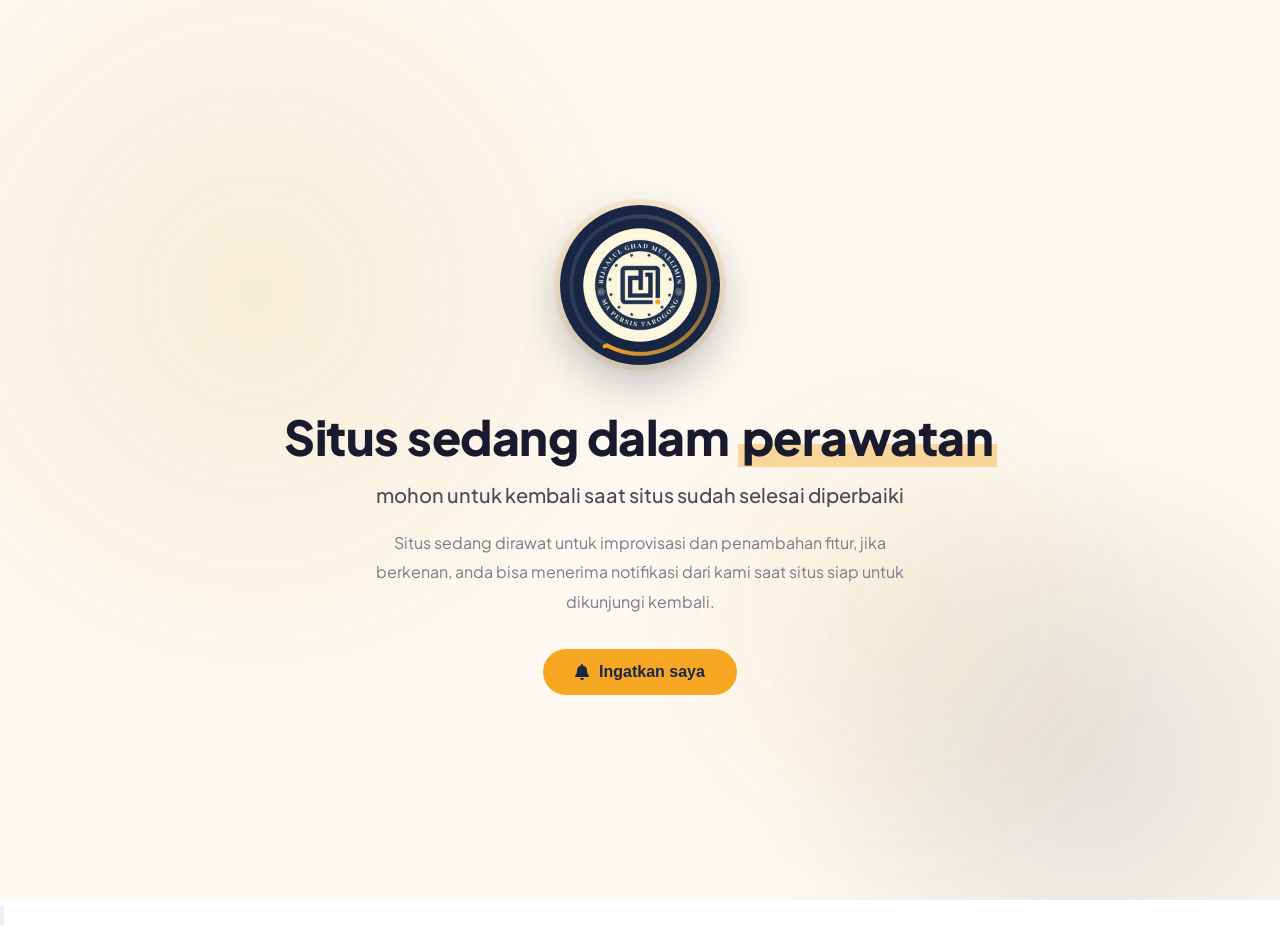
<file: index.html>
<!DOCTYPE html>
<html lang="id">
<head>
    <meta charset="UTF-8">
    <meta name="viewport" content="width=device-width, initial-scale=1.0">
    <meta name="robots" content="noindex, nofollow">
    <meta name="theme-color" content="#1a2744">
    <title>Situs Dalam Perawatan | Rijaalul Ghad Mu'allimin Official Website</title>
    <link rel="icon" type="image/jpeg" href="assets/images/logo.jpg" />
    <link rel="preconnect" href="https://fonts.googleapis.com">
    <link rel="preconnect" href="https://fonts.gstatic.com" crossorigin>
    <link
        href="https://fonts.googleapis.com/css2?family=Plus+Jakarta+Sans:wght@300;400;500;600;700;800&family=Amiri:ital,wght@0,400;0,700;1,400&display=swap"
        rel="stylesheet">
    <link rel="stylesheet" href="https://cdnjs.cloudflare.com/ajax/libs/font-awesome/6.5.1/css/all.min.css">

    <link rel="stylesheet" href="css/style.css">
    <link rel="stylesheet" href="css/improvements.css">
    <link rel="stylesheet" href="css/dark.css">
    <link rel="stylesheet" href="css/maintenance.css">
    <script src="js/theme.js" data-switch="off"></script>

    <link rel="icon" href="assets/icons/favicon.ico">

</head>

<body>
    <div class="animated-bg">
        <div class="blob blob-1"></div>
        <div class="blob blob-2"></div>
        <div class="blob blob-3"></div>
    </div>

    <main class="maintenance">
        <picture class="maint-visual">
            <source media="(prefers-reduced-motion: reduce)" srcset="assets/maintenance/loading-static.png">
            <img src="assets/maintenance/loading.gif" width="160" height="160">
        </picture>

        <h1>Situs sedang dalam <span>perawatan</span></h1>
        <h3>mohon untuk kembali saat situs sudah selesai diperbaiki</h3>
        <p>Situs sedang dirawat untuk improvisasi dan penambahan fitur, jika berkenan, anda bisa menerima notifikasi dari kami saat situs siap untuk dikunjungi kembali.</p>

        <button type="button" class="btn btn-primary" id="notifyOpen" aria-haspopup="dialog">
            <i class="fas fa-bell"></i> Ingatkan saya
        </button>
    </main>

    <dialog id="notifyDialog" class="notify" aria-labelledby="notifyTitle" aria-describedby="notifyDesc">
        <div class="notify-panel">
            <form id="notifyForm" novalidate>
                <h2 id="notifyTitle">Dapatkan notifikasi</h2>
                <p id="notifyDesc">Masukkan email Anda. Kami akan mengabari saat situs sudah bisa dikunjungi kembali.</p>

                <div class="form-group">
                    <label for="notifyEmail">Email</label>
                    <input type="email" id="notifyEmail" name="email" inputmode="email" autocomplete="email" placeholder="email@rgmppi76.com" required>
                    <p class="notify-error" id="notifyError" role="alert" hidden></p>
                </div>

                <input type="text" name="_honey" class="notify-hp" tabindex="-1" autocomplete="off" aria-hidden="true">
                <input type="hidden" name="message" value="Mohon beritahu saya saat situs sudah bisa dikunjungi kembali.">

                <div class="notify-actions">
                    <button type="button" class="btn btn-ghost" id="notifyCancel">Batal</button>
                    <button type="submit" class="btn btn-primary" id="notifySubmit">Kirim</button>
                </div>
            </form>

            <div class="notify-done" id="notifyDone" hidden>
                <div class="notify-check"><i class="fas fa-check"></i></div>
                <h2>Terima kasih!</h2>
                <p>Email Anda sudah kami catat. Kami akan mengabari saat situs siap dikunjungi kembali.</p>
                <button type="button" class="btn btn-primary" id="notifyClose">Tutup</button>
            </div>
        </div>
    </dialog>

    <script src="js/forms.js"></script>
    <script src="js/maintenance.js"></script>
</body>

</html>
</file>
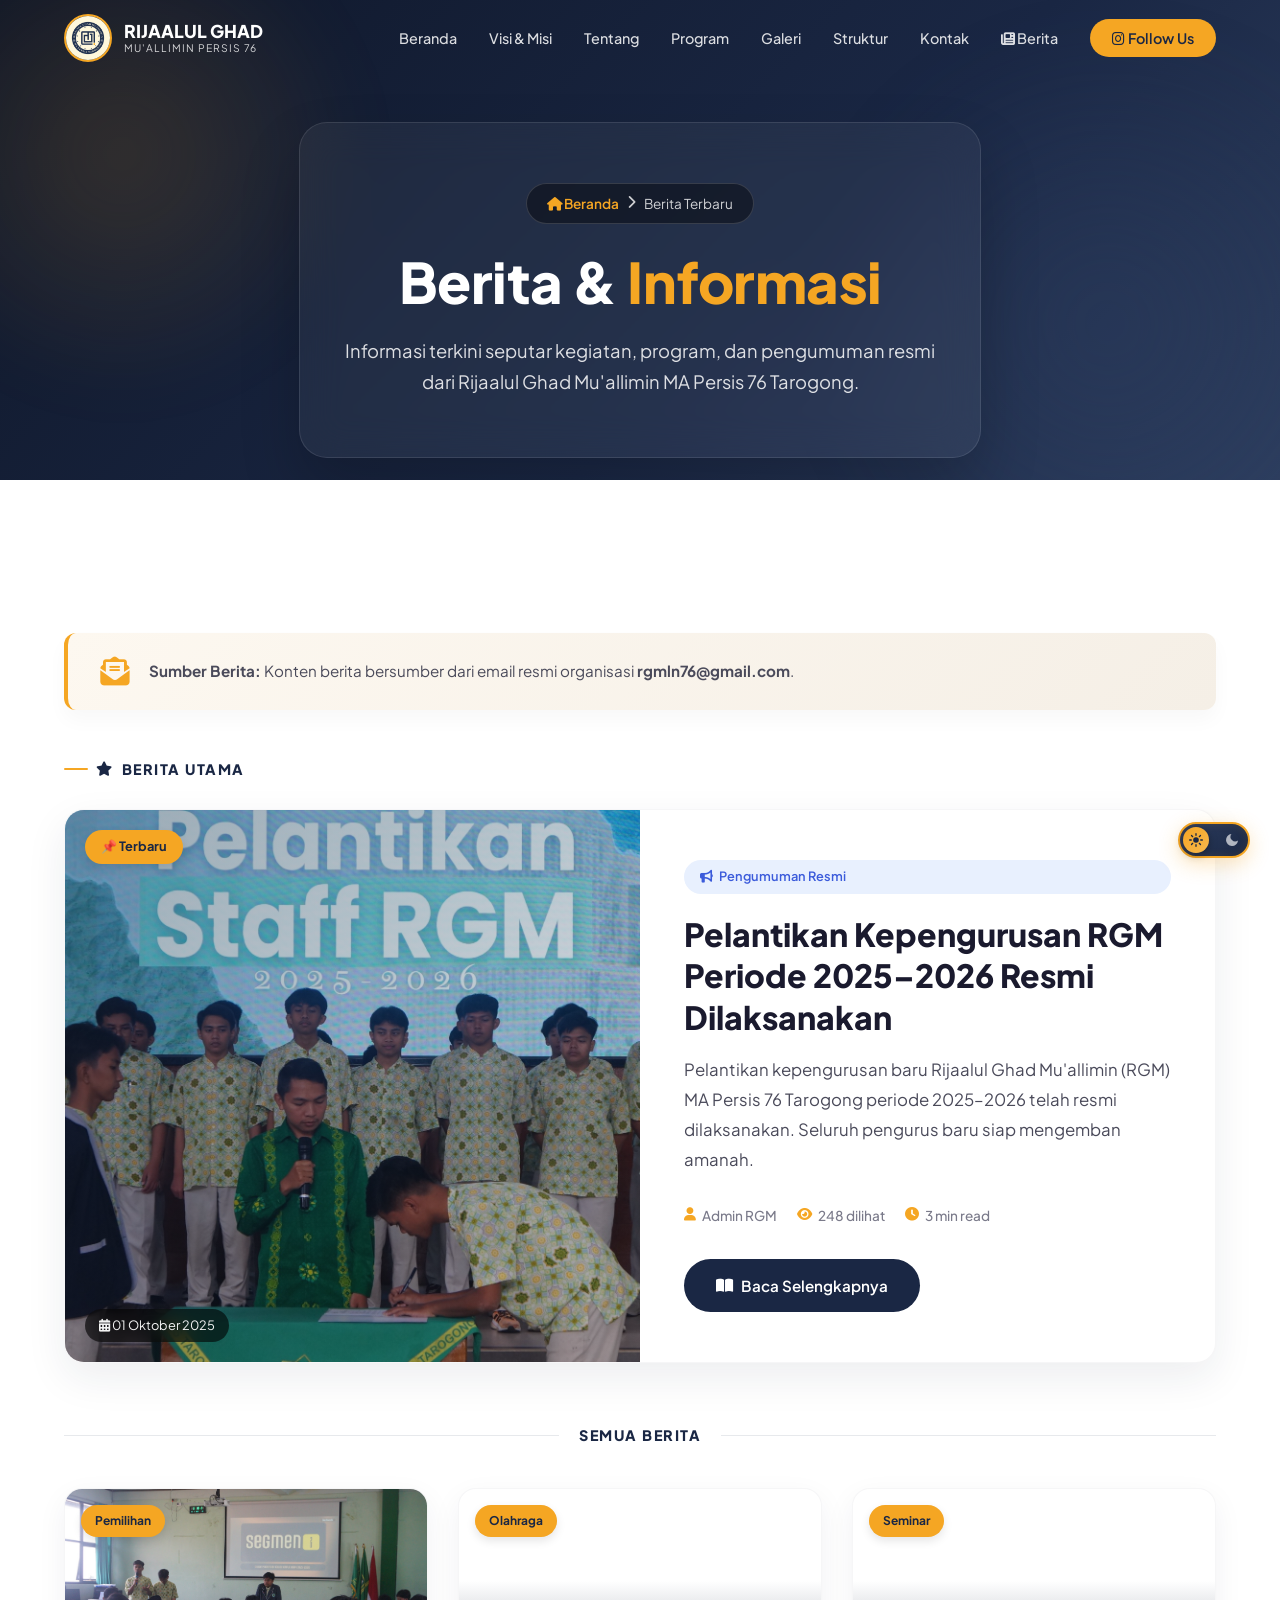
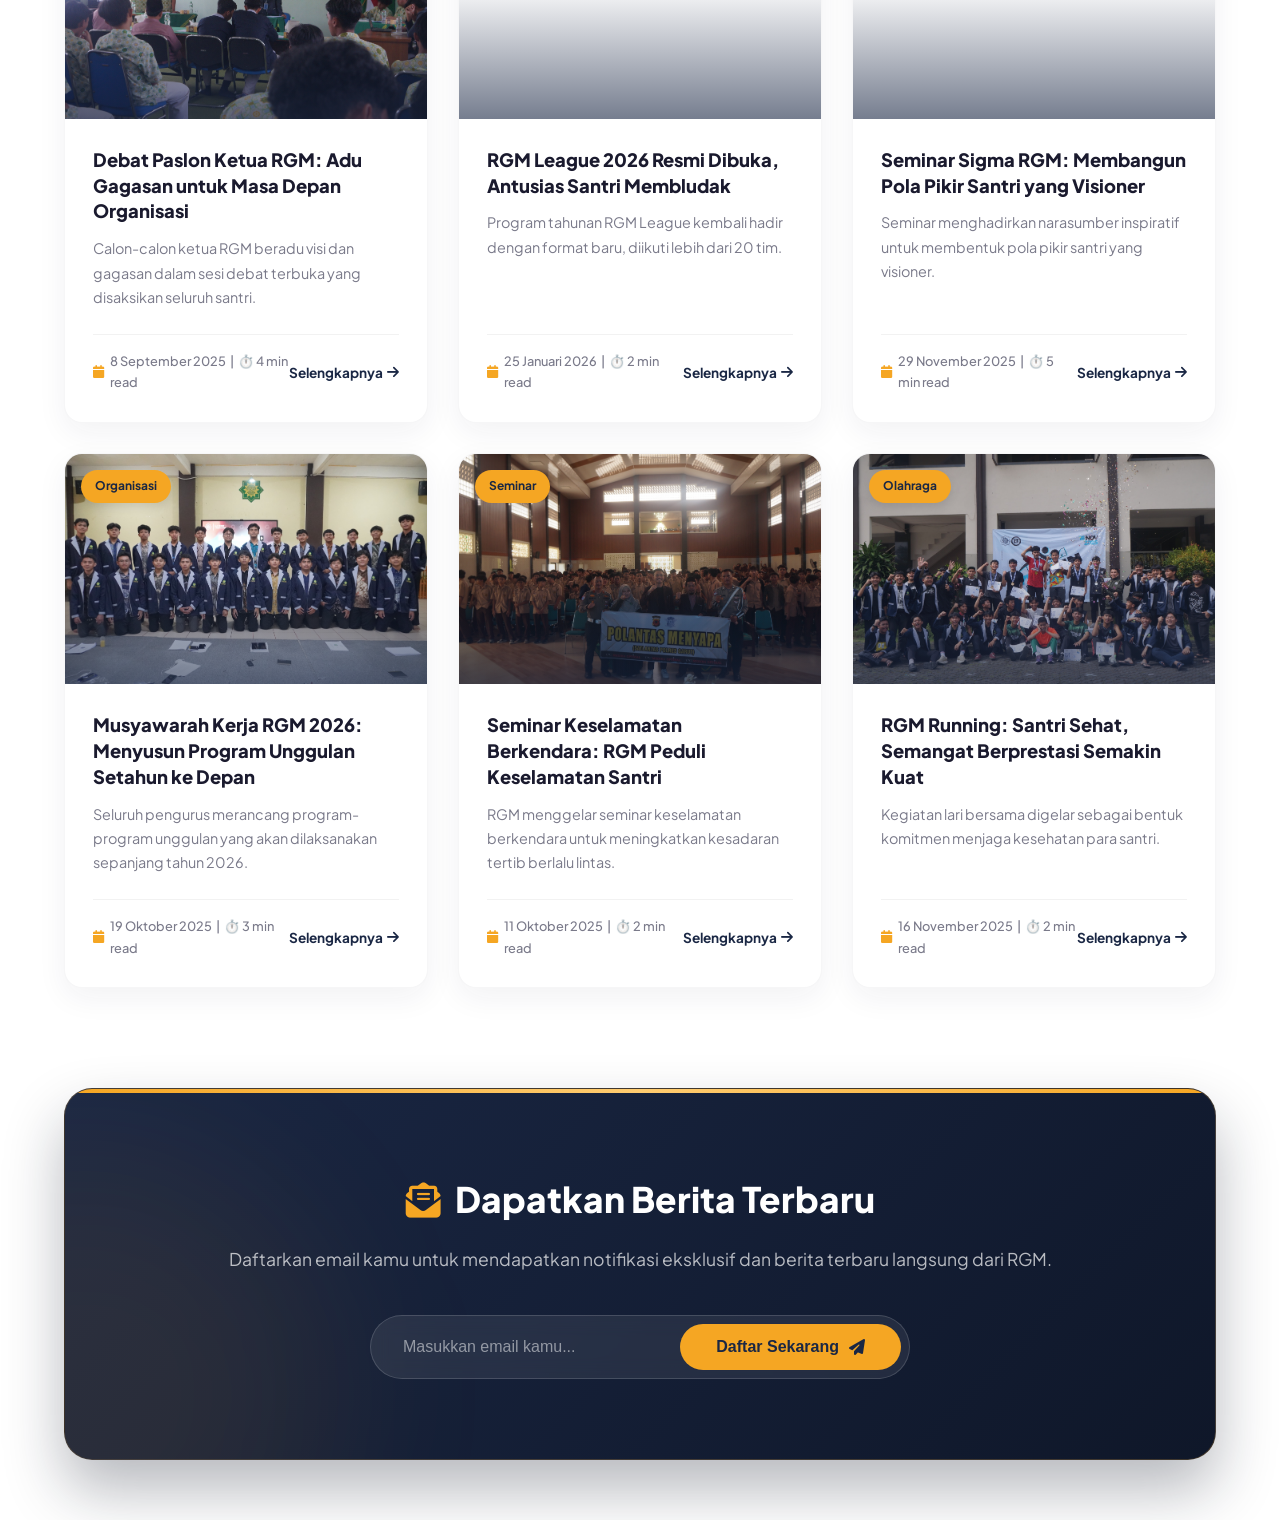
<file: news/index.html>
<!DOCTYPE html>
<html lang="id">

<head>
    <meta name="google-site-verification" content="CnYI3PyfMwYnZFPclQxvow01cyWtFgZ9UyydR4-2rXI" />
    <link rel="icon" type="image/jpeg" href="../assets/images/logo.jpg" />
    <link rel="apple-touch-icon" href="../assets/images/logo.jpg" />

    <meta charset="UTF-8">
    <meta name="viewport" content="width=device-width, initial-scale=1.0">
    <meta name="description" content="Berita dan informasi terkini seputar kegiatan, program, dan pengumuman resmi Rijaalul Ghad Mu'allimin (RGM) MA Persis 76 Tarogong.">
    <meta name="theme-color" content="#1a2744">
    <title>Berita &amp; Informasi | RIJAALUL GHAD MU'ALLIMIN - MA Persis 76 Tarogong</title>
    <link rel="preconnect" href="https://fonts.googleapis.com">
    <link rel="preconnect" href="https://fonts.gstatic.com" crossorigin>
    <link
        href="https://fonts.googleapis.com/css2?family=Plus+Jakarta+Sans:wght@300;400;500;600;700;800&family=Amiri:ital,wght@0,400;0,700;1,400&display=swap"
        rel="stylesheet">
    <link rel="stylesheet" href="https://cdnjs.cloudflare.com/ajax/libs/font-awesome/6.5.1/css/all.min.css">

    <link rel="stylesheet" href="../css/style.css">
    <link rel="stylesheet" href="../css/improvements.css">
    <link rel="stylesheet" href="../css/dark.css">
    <link rel="stylesheet" href="../css/theme-switch.css">
    <script src="../js/theme.js"></script>
    <link rel="stylesheet" href="news.css">
</head>

<body>
<!-- Navbar -->
    <nav class="navbar" id="navbar">
        <div class="nav-container">
            <a href="../index.html" class="logo">
                <img src="../assets/images/logo.jpg"
                    alt="RGM Logo">
                <span>RIJAALUL GHAD<small>MU'ALLIMIN PERSIS 76</small></span>
            </a>
            <ul class="nav-links">
                <li><a href="../index.html#beranda">Beranda</a></li>
                <li><a href="../index.html#visimisi">Visi & Misi</a></li>
                <li><a href="../index.html#tentang">Tentang</a></li>
                <li><a href="../index.html#program">Program</a></li>
                <li><a href="../index.html#galeri">Galeri</a></li>
                <li><a href="../index.html#tim">Struktur</a></li>
                <li><a href="../index.html#kontak">Kontak</a></li>
                <li><a href="index.html" class="active"><i class="fas fa-newspaper"></i> Berita</a></li>
                <li><a href="https://www.instagram.com/rgmppi76_" target="_blank" class="nav-cta"><i
                            class="fab fa-instagram"></i> Follow Us</a></li>
            </ul>
            <div class="hamburger" id="hamburger" role="button" tabindex="0" aria-label="Buka menu"><span></span><span></span><span></span></div>
        </div>
    </nav>

    <div class="mobile-menu-overlay" id="mobileOverlay"></div>
    <div class="mobile-menu" id="mobileMenu">
        <button class="mobile-menu-close" id="mobileClose"><i class="fas fa-times"></i></button>
        <ul class="mobile-nav-links">
            <li><a href="../index.html#beranda">Beranda</a></li>
            <li><a href="../index.html#visimisi">Visi & Misi</a></li>
            <li><a href="../index.html#tentang">Tentang Kami</a></li>
            <li><a href="../index.html#program">Program</a></li>
            <li><a href="../index.html#galeri">Galeri</a></li>
            <li><a href="../index.html#tim">Struktur</a></li>
            <li><a href="../index.html#kontak">Kontak</a></li>
            <li><a href="index.html" class="active"><i class="fas fa-newspaper"></i> Berita Terbaru</a></li>
        </ul>
        <a href="https://www.instagram.com/rgmppi76_" target="_blank" class="mobile-nav-cta"><i
                class="fab fa-instagram"></i> Follow Instagram</a>
    </div>

<div id="berita-section">
  <div class="berita-hero">
    <div class="berita-hero-inner">
      <div class="breadcrumb">
        <a href="../index.html"><i class="fas fa-home"></i> Beranda</a>
        <i class="fas fa-chevron-right"></i>
        <span>Berita Terbaru</span>
      </div>
      <h1>Berita &amp; <span>Informasi</span></h1>
      <p>Informasi terkini seputar kegiatan, program, dan pengumuman resmi dari Rijaalul Ghad Mu'allimin MA Persis 76 Tarogong.</p>
    </div>
  </div>
  <main class="berita-main">
    
    <!-- Filter Bar -->
    <div class="filter-bar">
      <button class="filter-btn active" data-filter="all">Semua</button>
      <button class="filter-btn" data-filter="Pengumuman Resmi">Pengumuman</button>
      <button class="filter-btn" data-filter="Organisasi">Organisasi</button>
      <button class="filter-btn" data-filter="Olahraga">Olahraga</button>
      <button class="filter-btn" data-filter="Seminar">Seminar</button>
      <button class="filter-btn" data-filter="Pemilihan">Pemilihan</button>
    </div>

    <div class="email-note">
      <i class="fas fa-envelope-open-text"></i>
      <p><strong>Sumber Berita:</strong> Konten berita bersumber dari email resmi organisasi <strong>rgmln76@gmail.com</strong>.</p>
    </div>

    <div class="featured-section">
      <div class="section-label"><i class="fas fa-star"></i> Berita Utama</div>
      <div class="featured-card" data-category="Pengumuman Resmi">
        <div class="featured-img">
          <img src="../assets/images/program-pelantikan.jpg" alt="Pelantikan Kepengurusan RGM" decoding="async" fetchpriority="high">
          <div class="featured-img-overlay"></div>
          <span class="featured-badge">&#128204; Terbaru</span>
          <span class="featured-date-tag"><i class="fas fa-calendar-alt"></i> 01 Oktober 2025</span>
        </div>
        <div class="featured-body">
          <span class="featured-category"><i class="fas fa-bullhorn"></i> Pengumuman Resmi</span>
          <h2>Pelantikan Kepengurusan RGM Periode 2025&#8211;2026 Resmi Dilaksanakan</h2>
          <p>Pelantikan kepengurusan baru Rijaalul Ghad Mu'allimin (RGM) MA Persis 76 Tarogong periode 2025&#8211;2026 telah resmi dilaksanakan. Seluruh pengurus baru siap mengemban amanah.</p>
          <div class="featured-meta">
            <span><i class="fas fa-user"></i> Admin RGM</span>
            <span><i class="fas fa-eye"></i> 248 dilihat</span>
            <span><i class="fas fa-clock"></i> 3 min read</span>
          </div>
          <a href="#" class="btn-read"><i class="fas fa-book-open"></i> Baca Selengkapnya</a>
        </div>
      </div>
    </div>
    
    <div class="section-divider"><span>Semua Berita</span></div>
    
    <div class="news-grid" id="newsGrid">
      <div class="news-card" data-category="Pemilihan">
        <div class="news-img"><img src="../assets/images/news-debat.jpg" alt="Debat Paslon" loading="lazy" decoding="async"><div class="news-img-overlay"></div><span class="news-cat">Pemilihan</span></div>
        <div class="news-body"><h3>Debat Paslon Ketua RGM: Adu Gagasan untuk Masa Depan Organisasi</h3><p>Calon-calon ketua RGM beradu visi dan gagasan dalam sesi debat terbuka yang disaksikan seluruh santri.</p><div class="news-footer"><span class="news-date"><i class="fas fa-calendar"></i> 8 September 2025 &nbsp;|&nbsp; ⏱️ 4 min read</span><a href="#" class="news-link">Selengkapnya <i class="fas fa-arrow-right"></i></a></div></div>
      </div>
      <div class="news-card" data-category="Olahraga">
        <div class="news-img"><img src="../assets/images/program-league.jpg" alt="RGM League" loading="lazy" decoding="async"><div class="news-img-overlay"></div><span class="news-cat">Olahraga</span></div>
        <div class="news-body"><h3>RGM League 2026 Resmi Dibuka, Antusias Santri Membludak</h3><p>Program tahunan RGM League kembali hadir dengan format baru, diikuti lebih dari 20 tim.</p><div class="news-footer"><span class="news-date"><i class="fas fa-calendar"></i> 25 Januari 2026 &nbsp;|&nbsp; ⏱️ 2 min read</span><a href="#" class="news-link">Selengkapnya <i class="fas fa-arrow-right"></i></a></div></div>
      </div>
      <div class="news-card" data-category="Seminar">
        <div class="news-img"><img src="../assets/images/program-sigma.jpg" alt="Seminar Sigma" loading="lazy" decoding="async"><div class="news-img-overlay"></div><span class="news-cat">Seminar</span></div>
        <div class="news-body"><h3>Seminar Sigma RGM: Membangun Pola Pikir Santri yang Visioner</h3><p>Seminar menghadirkan narasumber inspiratif untuk membentuk pola pikir santri yang visioner.</p><div class="news-footer"><span class="news-date"><i class="fas fa-calendar"></i> 29 November 2025 &nbsp;|&nbsp; ⏱️ 5 min read</span><a href="#" class="news-link">Selengkapnya <i class="fas fa-arrow-right"></i></a></div></div>
      </div>
      <div class="news-card" data-category="Organisasi">
        <div class="news-img"><img src="../assets/images/program-musyker.jpg" alt="Musyawarah Kerja" loading="lazy" decoding="async"><div class="news-img-overlay"></div><span class="news-cat">Organisasi</span></div>
        <div class="news-body"><h3>Musyawarah Kerja RGM 2026: Menyusun Program Unggulan Setahun ke Depan</h3><p>Seluruh pengurus merancang program-program unggulan yang akan dilaksanakan sepanjang tahun 2026.</p><div class="news-footer"><span class="news-date"><i class="fas fa-calendar"></i> 19 Oktober 2025 &nbsp;|&nbsp; ⏱️ 3 min read</span><a href="#" class="news-link">Selengkapnya <i class="fas fa-arrow-right"></i></a></div></div>
      </div>
      <div class="news-card" data-category="Seminar">
        <div class="news-img"><img src="../assets/images/news-berkendara.jpg" alt="Seminar Berkendara" loading="lazy" decoding="async"><div class="news-img-overlay"></div><span class="news-cat">Seminar</span></div>
        <div class="news-body"><h3>Seminar Keselamatan Berkendara: RGM Peduli Keselamatan Santri</h3><p>RGM menggelar seminar keselamatan berkendara untuk meningkatkan kesadaran tertib berlalu lintas.</p><div class="news-footer"><span class="news-date"><i class="fas fa-calendar"></i> 11 Oktober 2025 &nbsp;|&nbsp; ⏱️ 2 min read</span><a href="#" class="news-link">Selengkapnya <i class="fas fa-arrow-right"></i></a></div></div>
      </div>
      <div class="news-card" data-category="Olahraga">
        <div class="news-img"><img src="../assets/images/program-running.jpg" alt="RGM Running" loading="lazy" decoding="async"><div class="news-img-overlay"></div><span class="news-cat">Olahraga</span></div>
        <div class="news-body"><h3>RGM Running: Santri Sehat, Semangat Berprestasi Semakin Kuat</h3><p>Kegiatan lari bersama digelar sebagai bentuk komitmen menjaga kesehatan para santri.</p><div class="news-footer"><span class="news-date"><i class="fas fa-calendar"></i> 16 November 2025 &nbsp;|&nbsp; ⏱️ 2 min read</span><a href="#" class="news-link">Selengkapnya <i class="fas fa-arrow-right"></i></a></div></div>
      </div>
    </div>
    
    <div class="newsletter-premium">
      <h3><i class="fas fa-envelope-open-text" style="color:#f5a623; margin-right:8px;"></i> Dapatkan Berita Terbaru</h3>
      <p>Daftarkan email kamu untuk mendapatkan notifikasi eksklusif dan berita terbaru langsung dari RGM.</p>
      <form class="newsletter-form-premium" id="newsletterPremiumForm">
        <input type="email" name="Email" placeholder="Masukkan email kamu..." required>
        <button type="submit">Daftar Sekarang <i class="fas fa-paper-plane"></i></button>
      </form>
    </div>
  </main>
</div>

    <script src="../js/navigation.js"></script>
    <script src="../js/forms.js"></script>
    <script src="news.js"></script>
</body>

</html>
</file>
<file: css/style.css>
/* Diekstrak dari index.html asli. Nilai tampilan tidak diubah. */
:root {
            --navy: #1a2744;
            --navy-dark: #0f1729;
            --navy-light: #2d3e5f;
            --gold: #f5a623;
            --gold-light: #f7b84e;
            --cream: #fdf8f0;
            --cream-dark: #f5efe6;
            --text-dark: #1a1a2e;
            --text-body: #4a4a5a;
            --text-light: #7a7a8a;
            --white: #ffffff;
            --shadow: 0 4px 20px rgba(26, 39, 68, 0.08);
            --shadow-lg: 0 10px 40px rgba(26, 39, 68, 0.12);
            --radius: 16px;
            --radius-sm: 10px;
            --transition: all 0.3s cubic-bezier(0.4, 0, 0.2, 1);
        }

        * {
            margin: 0;
            padding: 0;
            box-sizing: border-box;
        }

        html {
            scroll-behavior: smooth;
        }

        body {
            font-family: 'Plus Jakarta Sans', sans-serif;
            color: var(--text-body);
            background: var(--white);
            line-height: 1.7;
            overflow-x: hidden;
        }

        .navbar {
            position: fixed;
            top: 0;
            left: 0;
            width: 100%;
            z-index: 1000;
            padding: 14px 0;
            transition: var(--transition);
            background: transparent;
        }

        .navbar.scrolled {
            background: rgba(26, 39, 68, 0.95);
            backdrop-filter: blur(20px);
            box-shadow: 0 2px 20px rgba(0, 0, 0, 0.1);
            padding: 10px 0;
        }

        .nav-container {
            max-width: 1200px;
            margin: 0 auto;
            padding: 0 24px;
            display: flex;
            align-items: center;
            justify-content: space-between;
        }

        .logo {
            display: flex;
            align-items: center;
            gap: 12px;
            text-decoration: none;
            color: var(--white);
            font-weight: 800;
            font-size: 1.1rem;
            transition: var(--transition);
        }

        .logo img {
            width: 48px;
            height: 48px;
            border-radius: 50%;
            object-fit: cover;
            border: 2px solid var(--gold);
        }

        .logo span {
            display: flex;
            flex-direction: column;
            line-height: 1.2;
        }

        .logo span small {
            font-size: 0.65rem;
            font-weight: 400;
            opacity: 0.8;
            letter-spacing: 1px;
        }

        .nav-links {
            display: flex;
            align-items: center;
            gap: 32px;
            list-style: none;
        }

        .nav-links a {
            text-decoration: none;
            color: rgba(255, 255, 255, 0.85);
            font-weight: 500;
            font-size: 0.9rem;
            transition: var(--transition);
            position: relative;
        }

        .nav-links a::after {
            content: '';
            position: absolute;
            bottom: -6px;
            left: 0;
            width: 0;
            height: 2px;
            background: var(--gold);
            transition: var(--transition);
            border-radius: 2px;
        }

        .nav-links a:hover::after,
        .nav-links a.active::after {
            width: 100%;
        }

        .nav-links a:hover {
            color: var(--gold);
        }

        .nav-cta {
            background: var(--gold);
            color: var(--navy) !important;
            padding: 10px 22px;
            border-radius: 50px;
            font-weight: 600 !important;
            transition: var(--transition);
        }

        .nav-cta:hover {
            background: var(--gold-light);
            transform: translateY(-2px);
            box-shadow: 0 4px 15px rgba(245, 166, 35, 0.3);
        }

        .nav-cta::after {
            display: none !important;
        }

        .hamburger {
            display: none;
            flex-direction: column;
            gap: 5px;
            cursor: pointer;
            padding: 8px;
        }

        .hamburger span {
            width: 24px;
            height: 2px;
            background: var(--white);
            transition: var(--transition);
            border-radius: 2px;
        }

        .hero {
            min-height: 100vh;
            background: var(--navy);
            display: flex;
            align-items: center;
            position: relative;
            overflow: hidden;
        }

        .hero-bg-pattern {
            position: absolute;
            top: 0;
            left: 0;
            width: 100%;
            height: 100%;
            opacity: 0.03;
            background-image: url("data:image/svg+xml,%3Csvg width='60' height='60' viewBox='0 0 60 60' xmlns='http://www.w3.org/2000/svg'%3E%3Cg fill='none' fill-rule='evenodd'%3E%3Cg fill='%23ffffff' fill-opacity='1'%3E%3Cpath d='M36 34v-4h-2v4h-4v2h4v4h2v-4h4v-2h-4zm0-30V0h-2v4h-4v2h4v4h2V6h4V4h-4zM6 34v-4H4v4H0v2h4v4h2v-4h4v-2H6zM6 4V0H4v4H0v2h4v4h2V6h4V4H6z'/%3E%3C/g%3E%3C/g%3E%3C/svg%3E");
        }

        .hero-shape-1 {
            position: absolute;
            top: -10%;
            right: -5%;
            width: 600px;
            height: 600px;
            background: var(--navy-light);
            border-radius: 50%;
            opacity: 0.4;
            filter: blur(80px);
        }

        .hero-shape-2 {
            position: absolute;
            bottom: -15%;
            left: -10%;
            width: 500px;
            height: 500px;
            background: var(--gold);
            border-radius: 50%;
            opacity: 0.06;
            filter: blur(100px);
        }

        .hero-container {
            max-width: 1200px;
            margin: 0 auto;
            padding: 140px 24px 100px;
            display: grid;
            grid-template-columns: 1fr 1fr;
            gap: 60px;
            align-items: center;
            position: relative;
            z-index: 1;
        }

        .hero-content {
            animation: fadeInUp 1s ease;
        }

        .hero-badge {
            display: inline-flex;
            align-items: center;
            gap: 8px;
            background: rgba(245, 166, 35, 0.15);
            border: 1px solid rgba(245, 166, 35, 0.25);
            padding: 8px 18px;
            border-radius: 50px;
            color: var(--gold);
            font-size: 0.85rem;
            font-weight: 600;
            margin-bottom: 24px;
        }

        .hero-badge i {
            font-size: 0.7rem;
        }

        .hero-title {
            font-size: 3.2rem;
            font-weight: 800;
            color: var(--white);
            line-height: 1.15;
            margin-bottom: 20px;
        }

        .hero-title span {
            color: var(--gold);
        }

        .hero-subtitle {
            font-family: 'Amiri', serif;
            font-size: 1.3rem;
            color: var(--gold);
            margin-bottom: 16px;
            font-style: italic;
        }

        .hero-desc {
            font-size: 1.05rem;
            color: rgba(255, 255, 255, 0.7);
            max-width: 500px;
            margin-bottom: 32px;
        }

        .hero-buttons {
            display: flex;
            gap: 16px;
            flex-wrap: wrap;
        }

        .btn {
            display: inline-flex;
            align-items: center;
            gap: 10px;
            padding: 14px 32px;
            border-radius: 50px;
            font-weight: 600;
            font-size: 1rem;
            text-decoration: none;
            transition: var(--transition);
            cursor: pointer;
            border: none;
        }

        .btn-primary {
            background: var(--gold);
            color: var(--navy);
        }

        .btn-primary:hover {
            background: var(--gold-light);
            transform: translateY(-3px);
            box-shadow: 0 8px 25px rgba(245, 166, 35, 0.35);
        }

        .btn-outline {
            background: transparent;
            color: var(--white);
            border: 2px solid rgba(255, 255, 255, 0.25);
        }

        .btn-outline:hover {
            background: rgba(255, 255, 255, 0.1);
            border-color: rgba(255, 255, 255, 0.5);
            transform: translateY(-3px);
        }

        .hero-stats {
            display: flex;
            gap: 40px;
            margin-top: 40px;
            padding-top: 28px;
            border-top: 1px solid rgba(255, 255, 255, 0.1);
        }

        .stat-item {
            text-align: left;
        }

        .stat-number {
            font-size: 1.8rem;
            font-weight: 800;
            color: var(--white);
        }

        .stat-number span {
            color: var(--gold);
        }

        .stat-label {
            font-size: 0.8rem;
            color: rgba(255, 255, 255, 0.6);
            margin-top: 4px;
        }

        .hero-image {
            position: relative;
            animation: fadeInRight 1s ease 0.3s both;
            display: flex;
            justify-content: center;
        }

        /* ============ HOLOGRAM 3D STYLES ============ */
        .hero-logo-wrapper {
            position: relative;
            width: 420px;
            height: 420px;
            display: flex;
            align-items: center;
            justify-content: center;
            perspective: 1200px;
        }


        .coin-edge::after {
            content: '';
            position: absolute;
            inset: 0;
            background: linear-gradient(
                180deg,
                rgba(255, 255, 255, 0.4) 0%,
                transparent 40%,
                transparent 60%,
                rgba(0, 0, 0, 0.3) 100%
            );
        }

        /* Multiple thin edge slices for realistic coin thickness */
        .coin-slice {
            position: absolute;
            width: 100%;
            height: 100%;
            border-radius: 50%;
            left: 0; top: 0;
            background: transparent;
            border: 12px solid #c8860a;
            box-sizing: border-box;
            box-shadow: 
                inset 0 0 0 2px #ffd466,
                0 0 2px #6e4600;
            pointer-events: none;
            will-change: transform;
        }

        /* Raised Gold Rim/Border on both faces */
        .coin-front-rim, .coin-back-rim {
            position: absolute;
            inset: 0;
            border-radius: 50%;
            border: 12px solid #c8860a;
            box-sizing: border-box;
            background: transparent;
            pointer-events: none;
            z-index: 4;
            box-shadow:
                inset 0 0 10px rgba(0, 0, 0, 0.5),
                0 0 0 2px #ffd466,
                inset 0 0 4px #ffd466;
        }
        .coin-back-rim {
            z-index: 1;
        }

        /* Back face RGM text / emblem */
        .coin-back-emblem {
            text-align: center;
            color: rgba(245, 166, 35, 0.9);
        }
        .coin-back-emblem .coin-back-title {
            font-family: 'Amiri', serif;
            font-size: 3.2rem;
            font-weight: 900;
            color: var(--gold);
            text-shadow:
                0 0 10px rgba(245, 166, 35, 1),
                0 0 20px rgba(245, 166, 35, 0.9),
                0 0 40px rgba(245, 166, 35, 0.6),
                0 0 80px rgba(245, 166, 35, 0.3);
            line-height: 1.1;
            letter-spacing: 6px;
        }
        .coin-back-emblem .coin-back-sub {
            font-family: 'Courier New', monospace;
            font-size: 0.65rem;
            letter-spacing: 2.5px;
            color: rgba(245, 166, 35, 0.9);
            text-shadow: 0 0 8px rgba(245, 166, 35, 1), 0 0 20px rgba(245, 166, 35, 0.6);
            margin-top: 10px;
            text-transform: uppercase;
        }
        .coin-back-emblem .coin-back-star {
            font-size: 1.6rem;
            color: rgba(245, 166, 35, 0.7);
            margin: 6px 0;
            text-shadow: 0 0 15px rgba(245, 166, 35, 1);
            animation: coinBackPulse 2s ease-in-out infinite;
        }
        .coin-back-circle {
            position: absolute;
            border-radius: 50%;
            border: 1.5px solid rgba(245, 166, 35, 0.35);
        }
        .coin-back-circle:nth-child(1) { width: 90%;  height: 90%;  top: 5%;   left: 5%;   border-color: rgba(245,166,35,0.4); }
        .coin-back-circle:nth-child(2) { width: 75%;  height: 75%;  top: 12.5%; left: 12.5%; border-color: rgba(245,166,35,0.25); border-width: 2px; }
        .coin-back-circle:nth-child(3) { width: 55%;  height: 55%;  top: 22.5%; left: 22.5%; border-color: rgba(245,166,35,0.5); }

        @keyframes coinBackPulse {
            0%, 100% { opacity: 0.7; transform: scale(1); }
            50%       { opacity: 1;   transform: scale(1.12); }
        }

        /* Holographic shimmer overlay on coin face */
        .coin-holo-shimmer {
            position: absolute;
            inset: 0;
            border-radius: 50%;
            background: conic-gradient(
                from 0deg,
                rgba(245,166,35,0.0)   0deg,
                rgba(255,255,255,0.25) 30deg,
                rgba(245,166,35,0.0)   60deg,
                rgba(245,166,35,0.0)   200deg,
                rgba(255,255,255,0.15) 230deg,
                rgba(245,166,35,0.0)   260deg,
                rgba(245,166,35,0.0)   360deg
            );
            animation: coinShimmerSpin 3s linear infinite;
            pointer-events: none;
            z-index: 5;
            mix-blend-mode: screen;
        }

        @keyframes coinShimmerSpin {
            0%   { transform: rotate(0deg); opacity: 0.6; }
            50%  { opacity: 1; }
            100% { transform: rotate(360deg); opacity: 0.6; }
        }

        /* Rainbow iridescent ring on coin edge */
        .coin-rainbow-ring {
            position: absolute;
            inset: -6px;
            border-radius: 50%;
            background: conic-gradient(
                #f5a623 0deg,
                #ffd466 30deg,
                #fff3b0 60deg,
                #f5a623 90deg,
                #c8860a 120deg,
                #f5a623 150deg,
                #ffd466 180deg,
                #1a2744 210deg,
                #2d3e5f 240deg,
                #1a2744 270deg,
                #f5a623 300deg,
                #ffd466 330deg,
                #f5a623 360deg
            );
            animation: coinRainbowSpin 5s linear infinite;
            pointer-events: none;
            z-index: 0;
            opacity: 0.75;
            filter: blur(2px);
        }

        @keyframes coinRainbowSpin {
            0%   { transform: rotate(0deg); }
            100% { transform: rotate(360deg); }
        }

        /* Coin tilt wobble - subtle breathing */
        .coin-tilt {
            animation: coinTilt 6s ease-in-out infinite;
        }

        @keyframes coinTilt {
            0%   { transform: rotateX(8deg); }
            25%  { transform: rotateX(4deg) rotateZ(2deg); }
            50%  { transform: rotateX(-6deg); }
            75%  { transform: rotateX(-2deg) rotateZ(-2deg); }
            100% { transform: rotateX(8deg); }
        }

        /* Coin reflection streak */
        .coin-reflection {
            position: absolute;
            inset: 0;
            border-radius: 50%;
            background: linear-gradient(
                135deg,
                rgba(255,255,255,0.18) 0%,
                rgba(255,255,255,0.06) 30%,
                transparent 50%,
                rgba(0,220,255,0.05) 70%,
                transparent 100%
            );
            pointer-events: none;
            z-index: 6;
        }

        /* ===== END 3D COIN STYLES ===== */

        /* Hologram base platform */
        .hologram-base {
            position: absolute;
            bottom: -30px;
            left: 50%;
            transform: translateX(-50%);
            width: 300px;
            height: 18px;
            background: radial-gradient(ellipse, rgba(245, 166, 35, 0.6) 0%, rgba(245, 166, 35, 0.1) 60%, transparent 80%);
            border-radius: 50%;
            filter: blur(4px);
            animation: hologramBaseGlow 2.5s ease-in-out infinite alternate;
        }

        @keyframes hologramBaseGlow {
            0% { opacity: 0.5; transform: translateX(-50%) scaleX(0.85); }
            100% { opacity: 1; transform: translateX(-50%) scaleX(1.1); }
        }

        /* Hologram beam from base */
        .hologram-beam {
            position: absolute;
            bottom: -10px;
            left: 50%;
            transform: translateX(-50%);
            width: 2px;
            height: 100px;
            background: linear-gradient(to top, rgba(245, 166, 35, 0.8), transparent);
            filter: blur(1px);
        }

        /* 2D spinning container */
        .hologram-spin-container {
            position: relative;
            width: 340px;
            height: 340px;
            will-change: transform;
            display: flex;
            align-items: center;
            justify-content: center;
        }

        @keyframes coin3DSpin {
            0%   { transform: rotateY(0deg)   rotateX(8deg)  rotateZ(0deg); }
            20%  { transform: rotateY(72deg)  rotateX(5deg)  rotateZ(1.5deg); }
            40%  { transform: rotateY(144deg) rotateX(-5deg) rotateZ(0deg); }
            60%  { transform: rotateY(216deg) rotateX(-8deg) rotateZ(-1.5deg); }
            80%  { transform: rotateY(288deg) rotateX(2deg)  rotateZ(0.5deg); }
            100% { transform: rotateY(360deg) rotateX(8deg)  rotateZ(0deg); }
        }

        .hero-logo-img {
            width: 100%;
            height: 100%;
            border-radius: 50%;
            object-fit: cover;
            display: block;
            position: relative;
            z-index: 2;
            filter:
                drop-shadow(0 0 15px rgba(245, 166, 35, 1.0))
                drop-shadow(0 0 35px rgba(245, 166, 35, 0.7))
                drop-shadow(0 0 70px rgba(245, 166, 35, 0.4))
                drop-shadow(0 0 120px rgba(245, 166, 35, 0.2))
                brightness(1.15) saturate(1.2) contrast(1.05);
            /* animation: logoGlowPulse 4s ease-in-out infinite; */
            backface-visibility: hidden;
        }

        @keyframes logoGlowPulse {
            0%, 100% {
                filter:
                    drop-shadow(0 0 15px rgba(245, 166, 35, 1.0))
                    drop-shadow(0 0 35px rgba(245, 166, 35, 0.7))
                    drop-shadow(0 0 70px rgba(245, 166, 35, 0.4))
                    brightness(1.15) saturate(1.25) contrast(1.05);
            }
            50% {
                filter:
                    drop-shadow(0 0 25px rgba(245, 166, 35, 1.0))
                    drop-shadow(0 0 50px rgba(245, 166, 35, 0.8))
                    drop-shadow(0 0 80px rgba(245, 166, 35, 0.5))
                    brightness(1.25) saturate(1.3) contrast(1.1);
            }
        }

        /* Hologram scan lines overlay */
        .hologram-scanlines {
            display: none !important;
            position: absolute;
            inset: 0;
            border-radius: 50%;
            pointer-events: none;
            z-index: 3;
            background: repeating-linear-gradient(
                0deg,
                transparent,
                transparent 3px,
                rgba(245, 166, 35, 0.04) 3px,
                rgba(245, 166, 35, 0.04) 4px
            );
            animation: scanlineScroll 3s linear infinite;
        }

        @keyframes scanlineScroll {
            0%   { background-position: 0 0; }
            100% { background-position: 0 40px; }
        }

        /* Hologram color glitch overlay */
        .hologram-glitch {
            display: none !important;
            position: absolute;
            inset: -2px;
            border-radius: 50%;
            pointer-events: none;
            z-index: 4;
        }



        /* Holographic rings orbiting the logo */
        .holo-orbit {
            position: absolute;
            top: 50%;
            left: 50%;
            border-radius: 50%;
            border: 1.5px solid rgba(245, 166, 35, 0.45);
            transform-origin: center;
            animation: holoOrbitSpin 8s linear infinite;
            pointer-events: none;
        }

        .holo-orbit::before {
            content: '';
            position: absolute;
            top: -4px; left: -4px;
            width: 7px; height: 7px;
            border-radius: 50%;
            background: rgba(245, 166, 35, 0.9);
            box-shadow: 0 0 10px rgba(245, 166, 35, 1), 0 0 20px rgba(245, 166, 35, 0.6);
        }

        .holo-orbit-1 {
            width: 380px; height: 380px;
            margin: -190px 0 0 -190px;
            animation-duration: 9s;
            border-color: rgba(245, 166, 35, 0.35);
            transform: rotateX(70deg) rotateZ(0deg);
        }

        .holo-orbit-2 {
            width: 410px; height: 410px;
            margin: -205px 0 0 -205px;
            animation-duration: 12s;
            animation-direction: reverse;
            border-color: rgba(245, 166, 35, 0.35);
            transform: rotateX(70deg) rotateZ(60deg);
        }

        .holo-orbit-2::before {
            background: rgba(245, 166, 35, 0.9);
            box-shadow: 0 0 10px rgba(245, 166, 35, 1), 0 0 20px rgba(245, 166, 35, 0.6);
        }

        .holo-orbit-3 {
            width: 440px; height: 440px;
            margin: -220px 0 0 -220px;
            animation-duration: 7s;
            border-color: rgba(245, 166, 35, 0.2);
            transform: rotateX(70deg) rotateZ(120deg);
        }

        @keyframes holoOrbitSpin {
            0%   { transform: rotateX(70deg) rotateZ(0deg); }
            100% { transform: rotateX(70deg) rotateZ(360deg); }
        }

        .holo-orbit-1 { animation-name: holoOrbit1; }
        .holo-orbit-2 { animation-name: holoOrbit2; }
        .holo-orbit-3 { animation-name: holoOrbit3; }

        @keyframes holoOrbit1 {
            0%   { transform: rotateX(70deg) rotateZ(0deg); }
            100% { transform: rotateX(70deg) rotateZ(360deg); }
        }
        @keyframes holoOrbit2 {
            0%   { transform: rotateX(65deg) rotateZ(60deg); }
            100% { transform: rotateX(65deg) rotateZ(-300deg); }
        }
        @keyframes holoOrbit3 {
            0%   { transform: rotateX(75deg) rotateZ(120deg); }
            100% { transform: rotateX(75deg) rotateZ(480deg); }
        }

        /* Hologram data particles */
        .holo-particles {
            position: absolute;
            inset: -60px;
            pointer-events: none;
            overflow: hidden;
            border-radius: 50%;
        }

        .holo-particle {
            position: absolute;
            width: 3px; height: 3px;
            border-radius: 50%;
            background: rgba(245, 166, 35, 0.8);
            box-shadow: 0 0 6px rgba(245, 166, 35, 1);
            animation: particleFloat 4s ease-in-out infinite;
        }

        .holo-particle:nth-child(2)  { background: rgba(245,166,35,0.8); box-shadow: 0 0 6px rgba(245,166,35,1); animation-delay: -1.3s; animation-duration: 5s; }
        .holo-particle:nth-child(3)  { animation-delay: -2.1s; animation-duration: 3.5s; }
        .holo-particle:nth-child(4)  { background: rgba(245,166,35,0.7); box-shadow: 0 0 6px rgba(245,166,35,0.9); animation-delay: -0.7s; animation-duration: 6s; }
        .holo-particle:nth-child(5)  { animation-delay: -3.4s; animation-duration: 4.5s; }
        .holo-particle:nth-child(6)  { background: rgba(245,166,35,0.6); animation-delay: -1.8s; animation-duration: 5.5s; }

        @keyframes particleFloat {
            0%   { transform: translate(var(--px), var(--py)) scale(1); opacity: 0; }
            20%  { opacity: 1; }
            80%  { opacity: 0.7; }
            100% { transform: translate(var(--px), calc(var(--py) - 120px)) scale(0); opacity: 0; }
        }

        /* Hologram outer glow aura */
        .holo-aura {
            position: absolute;
            top: 50%; left: 50%;
            transform: translate(-50%, -50%);
            width: 360px; height: 360px;
            border-radius: 50%;
            background: radial-gradient(
                ellipse,
                rgba(245, 166, 35, 0.12) 0%,
                rgba(245, 166, 35, 0.05) 50%,
                transparent 70%
            );
            animation: holoAuraPulse 3s ease-in-out infinite alternate;
            pointer-events: none;
        }

        @keyframes holoAuraPulse {
            0%   { transform: translate(-50%, -50%) scale(0.9); opacity: 0.6; }
            100% { transform: translate(-50%, -50%) scale(1.15); opacity: 1; }
        }

        /* Hologram HUD corner decorations */
        .holo-hud {
            position: absolute;
            inset: -25px;
            pointer-events: none;
        }

        .holo-corner {
            position: absolute;
            width: 22px; height: 22px;
            border-color: rgba(245, 166, 35, 0.7);
            border-style: solid;
            animation: hudBlink 2s ease-in-out infinite;
        }
        .holo-corner:nth-child(1) { top: 0; left: 0; border-width: 2px 0 0 2px; animation-delay: 0s; }
        .holo-corner:nth-child(2) { top: 0; right: 0; border-width: 2px 2px 0 0; animation-delay: 0.5s; }
        .holo-corner:nth-child(3) { bottom: 0; left: 0; border-width: 0 0 2px 2px; animation-delay: 1s; }
        .holo-corner:nth-child(4) { bottom: 0; right: 0; border-width: 0 2px 2px 0; animation-delay: 1.5s; }

        @keyframes hudBlink {
            0%, 100% { opacity: 1; }
            50%       { opacity: 0.3; }
        }

        /* Hologram label */
        .holo-label {
            position: absolute;
            bottom: -55px;
            left: 50%;
            transform: translateX(-50%);
            white-space: nowrap;
            font-family: 'Courier New', monospace;
            font-size: 0.72rem;
            letter-spacing: 3px;
            color: rgba(245, 166, 35, 0.8);
            text-shadow: 0 0 10px rgba(245, 166, 35, 0.9), 0 0 20px rgba(245, 166, 35, 0.5);
            animation: hologramFlicker 4s ease-in-out infinite;
            text-transform: uppercase;
        }

        .hero-ring {
            display: none; /* replaced by holo-orbit */
        }
        /* ============ INTERACTIVE DRAG STYLES ============ */

        .hologram-spin-container.user-controlled {
            animation: none !important;
        }

        /* Fast-spin coin glow enhancement */
        .hologram-spin-container.fast-spin .coin-rainbow-ring {
            opacity: 1;
            filter: blur(1px);
            animation-duration: 0.8s;
        }
        .hologram-spin-container.fast-spin .coin-holo-shimmer {
            animation-duration: 0.5s;
        }
        /* Drag hint tooltip */
        .holo-drag-hint {
            position: absolute;
            bottom: -78px;
            left: 50%;
            transform: translateX(-50%);
            white-space: nowrap;
            font-family: 'Courier New', monospace;
            font-size: 0.65rem;
            letter-spacing: 2px;
            color: rgba(245, 166, 35, 0.5);
            text-transform: uppercase;
            pointer-events: none;
            animation: hintFadeInOut 3s ease-in-out 1.5s forwards;
            opacity: 0;
        }
        @keyframes hintFadeInOut {
            0%   { opacity: 0; transform: translateX(-50%) translateY(4px); }
            20%  { opacity: 1; transform: translateX(-50%) translateY(0); }
            70%  { opacity: 1; }
            100% { opacity: 0; }
        }
        /* Velocity glow — intensifies when spinning fast */
        .hologram-spin-container.fast-spin .hero-logo-img {
            filter:
                drop-shadow(0 0 30px rgba(245, 166, 35, 1))
                drop-shadow(0 0 70px rgba(245, 166, 35, 0.6))
                drop-shadow(0 0 120px rgba(245, 166, 35, 0.4))
                brightness(1.15) saturate(1.2);
        }

        /* ============ END HOLOGRAM STYLES ============ */

        .hero-float-card {
            position: absolute;
            background: var(--white);
            border-radius: var(--radius-sm);
            padding: 14px 20px;
            box-shadow: var(--shadow-lg);
            display: flex;
            align-items: center;
            gap: 12px;
            animation: float 3s ease-in-out infinite;
            will-change: transform;
            backface-visibility: hidden;
            transform: translate3d(0, 0, 0);
        }

        .hero-float-card.card-1 {
            top: 20px;
            left: -40px;
            animation-delay: 0s;
        }

        .hero-float-card.card-2 {
            bottom: 60px;
            right: -30px;
            animation-delay: 1.5s;
        }

        .float-icon {
            width: 40px;
            height: 40px;
            border-radius: 10px;
            display: flex;
            align-items: center;
            justify-content: center;
            font-size: 1rem;
        }

        .float-icon.gold {
            background: #fff8e7;
            color: var(--gold);
        }

        .float-icon.navy {
            background: #e8ecf4;
            color: var(--navy);
        }

        .float-text h4 {
            font-size: 0.85rem;
            color: var(--text-dark);
            font-weight: 700;
        }

        .float-text p {
            font-size: 0.7rem;
            color: var(--text-light);
        }

        section {
            padding: 100px 0;
        }

        .container {
            max-width: 1200px;
            margin: 0 auto;
            padding: 0 24px;
        }

        .section-header {
            text-align: center;
            max-width: 640px;
            margin: 0 auto 64px;
        }

        .section-tag {
            display: inline-flex;
            align-items: center;
            gap: 8px;
            color: var(--navy);
            font-weight: 600;
            font-size: 0.85rem;
            text-transform: uppercase;
            letter-spacing: 1px;
            margin-bottom: 16px;
        }

        .section-tag::before {
            content: '';
            width: 24px;
            height: 2px;
            background: var(--gold);
            border-radius: 2px;
        }

        .section-title {
            font-size: 2.4rem;
            font-weight: 800;
            color: var(--text-dark);
            line-height: 1.2;
            margin-bottom: 16px;
        }

        .section-desc {
            font-size: 1.05rem;
            color: var(--text-light);
        }

        .visimisi {
            background: var(--cream);
            position: relative;
            overflow: hidden;
        }

        .visimisi::before {
            content: '';
            position: absolute;
            top: -100px;
            right: -100px;
            width: 300px;
            height: 300px;
            background: var(--gold);
            border-radius: 50%;
            opacity: 0.05;
        }

        .visimisi-grid {
            display: grid;
            grid-template-columns: 1fr 1fr;
            gap: 40px;
        }

        .visimisi-card {
            background: rgba(255, 255, 255, 0.4);
            backdrop-filter: blur(16px);
            -webkit-backdrop-filter: blur(16px);
            border-radius: var(--radius);
            padding: 48px 40px;
            box-shadow: 0 8px 32px 0 rgba(15, 23, 42, 0.1);
            transition: var(--transition);
            position: relative;
            border: 1px solid rgba(255, 255, 255, 0.6);
            border-top: 1px solid rgba(255, 255, 255, 0.8);
        }

        .visimisi-card:hover {
            transform: translateY(-8px);
            background: rgba(255, 255, 255, 0.5);
            box-shadow: 0 12px 40px 0 rgba(15, 23, 42, 0.15);
            border-color: var(--gold);
        }

        .visimisi-card.highlight {
            border-color: var(--gold);
            background: linear-gradient(135deg, var(--white) 0%, var(--cream) 100%);
        }

        .visimisi-icon {
            width: 64px;
            height: 64px;
            background: var(--navy);
            border-radius: 16px;
            display: flex;
            align-items: center;
            justify-content: center;
            margin-bottom: 24px;
            font-size: 1.5rem;
            color: var(--gold);
        }

        .visimisi-card h3 {
            font-size: 1.5rem;
            font-weight: 800;
            color: var(--navy);
            margin-bottom: 16px;
        }

        .visimisi-card p {
            font-size: 1rem;
            color: var(--text-body);
            line-height: 1.8;
        }

        .visimisi-card ul {
            list-style: none;
            margin-top: 16px;
        }

        .visimisi-card ul li {
            display: flex;
            align-items: flex-start;
            gap: 12px;
            margin-bottom: 14px;
            font-size: 0.95rem;
            color: var(--text-body);
        }

        .visimisi-card ul li i {
            color: var(--gold);
            margin-top: 4px;
            font-size: 0.8rem;
        }

        .highlight-badge {
            display: inline-block;
            background: var(--gold);
            color: var(--navy);
            padding: 6px 16px;
            border-radius: 50px;
            font-size: 0.75rem;
            font-weight: 700;
            margin-bottom: 16px;
        }

        .about {
            background: var(--white);
        }

        .about-grid {
            display: grid;
            grid-template-columns: 1fr 1fr;
            gap: 60px;
            align-items: center;
        }

        .about-images {
            position: relative;
        }

        .about-img-main {
            border-radius: var(--radius);
            overflow: hidden;
            box-shadow: var(--shadow-lg);
        }

        .about-img-main img {
            width: 100%;
            height: 420px;
            object-fit: cover;
            display: block;
        }

        .about-img-small {
            position: absolute;
            bottom: -30px;
            right: -20px;
            width: 200px;
            border-radius: var(--radius-sm);
            overflow: hidden;
            box-shadow: var(--shadow-lg);
            border: 4px solid var(--white);
        }

        .about-img-small img {
            width: 100%;
            height: 150px;
            object-fit: cover;
            display: block;
        }

        .about-experience {
            position: absolute;
            top: 30px;
            left: -20px;
            background: var(--navy);
            color: var(--white);
            padding: 20px;
            border-radius: var(--radius-sm);
            text-align: center;
            box-shadow: var(--shadow-lg);
        }

        .about-experience .years {
            font-size: 2rem;
            font-weight: 800;
            line-height: 1;
        }

        .about-experience .years span {
            color: var(--gold);
        }

        .about-experience p {
            font-size: 0.75rem;
            margin-top: 4px;
            opacity: 0.8;
        }

        .about-content h3 {
            font-size: 1.9rem;
            font-weight: 800;
            color: var(--text-dark);
            margin-bottom: 20px;
            line-height: 1.3;
        }

        .about-content>p {
            margin-bottom: 16px;
            color: var(--text-body);
        }

        .about-features {
            display: grid;
            grid-template-columns: 1fr 1fr;
            gap: 16px;
            margin: 28px 0;
        }

        .about-feature {
            display: flex;
            align-items: flex-start;
            gap: 12px;
        }

        .about-feature i {
            width: 36px;
            height: 36px;
            min-width: 36px;
            background: var(--navy);
            color: var(--gold);
            border-radius: 10px;
            display: flex;
            align-items: center;
            justify-content: center;
            font-size: 0.85rem;
        }

        .about-feature h4 {
            font-size: 0.95rem;
            color: var(--text-dark);
            font-weight: 700;
            margin-bottom: 4px;
        }

        .about-feature p {
            font-size: 0.85rem;
            color: var(--text-light);
            line-height: 1.5;
        }

        .programs {
            background: var(--navy) !important;
            position: relative;
            z-index: 1;
        }

        .programs-grid {
            display: grid;
            grid-template-columns: repeat(3, 1fr);
            gap: 28px;
        }

        .program-card {
            background: rgba(255, 255, 255, 0.05);
            backdrop-filter: blur(12px);
            -webkit-backdrop-filter: blur(12px);
            border-radius: var(--radius);
            overflow: hidden;
            box-shadow: 0 8px 32px 0 rgba(0, 0, 0, 0.2);
            transition: var(--transition);
            border: 1px solid rgba(255, 255, 255, 0.1);
            border-top: 1px solid rgba(255, 255, 255, 0.2);
        }

        .program-card:hover {
            transform: translateY(-8px);
            background: rgba(255, 255, 255, 0.5);
            box-shadow: 0 12px 40px 0 rgba(15, 23, 42, 0.15);
            border-color: var(--gold);
        }

        .program-img {
            position: relative;
            overflow: hidden;
            height: 200px;
        }

        .program-img img {
            width: 100%;
            height: 100%;
            object-fit: cover;
            transition: var(--transition);
        }

        .program-card:hover .program-img img {
            transform: scale(1.08);
        }

        .program-category {
            position: absolute;
            top: 16px;
            left: 16px;
            background: var(--gold);
            color: var(--navy);
            padding: 6px 14px;
            border-radius: 50px;
            font-size: 0.75rem;
            font-weight: 700;
        }

        .program-body {
            padding: 28px;
            color: var(--white);
        }

        .program-body h3 {
            font-size: 1.15rem;
            font-weight: 700;
            color: var(--white);
            margin-bottom: 10px;
        }

        .program-body p {
            font-size: 0.9rem;
            color: var(--white);
            margin-bottom: 20px;
            line-height: 1.6;
        }

        .program-meta {
            display: flex;
            align-items: center;
            justify-content: space-between;
            padding-top: 16px;
            border-top: 1px solid rgba(255, 255, 255, 0.2);
        }

        .program-meta span {
            display: flex;
            align-items: center;
            gap: 6px;
            font-size: 0.8rem;
            color: var(--white);
        }

        .program-meta span i {
            color: var(--gold);
        }

        .program-link {
            color: #ffd700;
            font-weight: 600;
            font-size: 0.85rem;
            text-decoration: none;
            display: flex;
            align-items: center;
            gap: 6px;
            transition: var(--transition);
        }

        .program-link:hover {
            color: #ffffff;
            gap: 10px;
        }

        .impact {
            background: var(--navy);
            position: relative;
            overflow: hidden;
        }

        .impact-bg {
            position: absolute;
            top: 0;
            left: 0;
            width: 100%;
            height: 100%;
            opacity: 0.04;
            background-image: url("data:image/svg+xml,%3Csvg width='100' height='100' viewBox='0 0 100 100' xmlns='http://www.w3.org/2000/svg'%3E%3Cpath d='M11 18c3.866 0 7-3.134 7-7s-3.134-7-7-7-7 3.134-7 7 3.134 7 7 7zm48 25c3.866 0 7-3.134 7-7s-3.134-7-7-7-7 3.134-7 7 3.134 7 7 7zm-43-7c1.657 0 3-1.343 3-3s-1.343-3-3-3-3 1.343-3 3 1.343 3 3 3zm63 31c1.657 0 3-1.343 3-3s-1.343-3-3-3-3 1.343-3 3 1.343 3 3 3zM34 90c1.657 0 3-1.343 3-3s-1.343-3-3-3-3 1.343-3 3 1.343 3 3 3zm56-76c1.657 0 3-1.343 3-3s-1.343-3-3-3-3 1.343-3 3 1.343 3 3 3zM12 86c2.21 0 4-1.79 4-4s-1.79-4-4-4-4 1.79-4 4 1.79 4 4 4zm28-65c2.21 0 4-1.79 4-4s-1.79-4-4-4-4 1.79-4 4 1.79 4 4 4zm23-11c2.76 0 5-2.24 5-5s-2.24-5-5-5-5 2.24-5 5 2.24 5 5 5zm-6 60c2.21 0 4-1.79 4-4s-1.79-4-4-4-4 1.79-4 4 1.79 4 4 4zm29 22c2.76 0 5-2.24 5-5s-2.24-5-5-5-5 2.24-5 5 2.24 5 5 5zM32 63c2.76 0 5-2.24 5-5s-2.24-5-5-5-5 2.24-5 5 2.24 5 5 5zm57-13c2.76 0 5-2.24 5-5s-2.24-5-5-5-5 2.24-5 5 2.24 5 5 5zm-9-21c1.105 0 2-.895 2-2s-.895-2-2-2-2 .895-2 2 .895 2 2 2zM60 91c1.105 0 2-.895 2-2s-.895-2-2-2-2 .895-2 2 .895 2 2 2zM35 41c1.105 0 2-.895 2-2s-.895-2-2-2-2 .895-2 2 .895 2 2 2zM12 60c1.105 0 2-.895 2-2s-.895-2-2-2-2 .895-2 2 .895 2 2 2z' fill='%23ffffff' fill-opacity='1' fill-rule='evenodd'/%3E%3C/svg%3E");
        }

        .impact .section-title,
        .impact .section-desc {
            color: var(--white);
        }

        .impact .section-tag {
            color: var(--gold);
        }

        .impact-grid {
            display: grid;
            grid-template-columns: repeat(3, 1fr);
            gap: 28px;
        }

        .impact-card {
            background: rgba(255, 255, 255, 0.05);
            border: 1px solid rgba(255, 255, 255, 0.1);
            border-radius: var(--radius);
            padding: 36px 24px;
            text-align: center;
            transition: var(--transition);
        }

        .impact-card:hover {
            background: rgba(255, 255, 255, 0.1);
            transform: translateY(-6px);
            border-color: rgba(255, 255, 255, 0.2);
        }

        .impact-icon {
            width: 56px;
            height: 56px;
            background: rgba(245, 166, 35, 0.15);
            border-radius: 16px;
            display: flex;
            align-items: center;
            justify-content: center;
            margin: 0 auto 20px;
            font-size: 1.3rem;
            color: var(--gold);
        }

        .impact-number {
            font-size: 2.2rem;
            font-weight: 800;
            color: var(--white);
            line-height: 1;
        }

        .impact-number span {
            color: var(--gold);
        }

        .impact-label {
            font-size: 0.85rem;
            color: rgba(255, 255, 255, 0.6);
            margin-top: 8px;
        }

        .team {
            background: var(--white);
        }

        .team-grid {
            display: grid;
            grid-template-columns: repeat(4, 1fr);
            gap: 28px;
        }

        .team-card {
            background: rgba(255, 255, 255, 0.4);
            backdrop-filter: blur(16px);
            -webkit-backdrop-filter: blur(16px);
            border-radius: var(--radius);
            overflow: hidden;
            box-shadow: 0 8px 32px 0 rgba(15, 23, 42, 0.1);
            transition: var(--transition);
            text-align: center;
            border: 1px solid rgba(255, 255, 255, 0.6);
            border-top: 1px solid rgba(255, 255, 255, 0.8);
        }

        .team-card:hover {
            transform: translateY(-8px);
            background: rgba(255, 255, 255, 0.5);
            box-shadow: 0 12px 40px 0 rgba(15, 23, 42, 0.15);
            border-color: var(--gold);
        }

        .team-img {
            position: relative;
            height: 260px;
            overflow: hidden;
            background: var(--navy);
            display: flex;
            align-items: center;
            justify-content: center;
        }

        .team-img .team-initial {
            font-size: 4rem;
            font-weight: 800;
            color: var(--gold);
            font-family: 'Amiri', serif;
        }

        .team-social {
            position: absolute;
            bottom: -50px;
            left: 0;
            right: 0;
            display: flex;
            justify-content: center;
            gap: 10px;
            padding: 16px;
            background: var(--navy);
            transition: var(--transition);
        }

        .team-card:hover .team-social {
            bottom: 0;
        }

        .team-social a {
            width: 36px;
            height: 36px;
            background: rgba(255, 255, 255, 0.15);
            border-radius: 50%;
            display: flex;
            align-items: center;
            justify-content: center;
            color: var(--white);
            text-decoration: none;
            transition: var(--transition);
            font-size: 0.85rem;
        }

        .team-social a:hover {
            background: var(--gold);
            color: var(--navy);
        }

        .team-body {
            padding: 24px;
        }

        .team-body h3 {
            font-size: 1.05rem;
            font-weight: 700;
            color: var(--text-dark);
            margin-bottom: 4px;
        }

        .team-body p {
            font-size: 0.8rem;
            color: var(--navy);
            font-weight: 500;
        }

        .team-period {
            display: inline-block;
            background: var(--cream);
            color: var(--text-light);
            padding: 4px 12px;
            border-radius: 50px;
            font-size: 0.7rem;
            margin-top: 8px;
        }

        .gallery {
            background: var(--cream);
        }

        .gallery-grid {
            display: grid;
            grid-template-columns: repeat(4, 1fr);
            gap: 16px;
        }

        .gallery-item {
            border-radius: var(--radius-sm);
            overflow: hidden;
            height: 220px;
            position: relative;
            cursor: pointer;
        }

        .gallery-item img {
            width: 100%;
            height: 100%;
            object-fit: cover;
            transition: var(--transition);
        }

        .gallery-item:hover img {
            transform: scale(1.1);
        }

        .gallery-item::after {
            content: '';
            position: absolute;
            top: 0;
            left: 0;
            right: 0;
            bottom: 0;
            background: var(--navy);
            opacity: 0;
            transition: var(--transition);
        }

        .gallery-item:hover::after {
            opacity: 0.3;
        }

        .gallery-item span {
            position: absolute;
            bottom: 16px;
            left: 16px;
            color: var(--white);
            font-weight: 600;
            font-size: 0.9rem;
            z-index: 2;
            opacity: 0;
            transition: var(--transition);
        }

        .gallery-item:hover span {
            opacity: 1;
        }

        .gallery-item.featured {
            grid-column: span 2;
            grid-row: span 2;
            height: auto;
        }

        .cta {
            background: var(--navy);
            position: relative;
            overflow: hidden;
            padding: 80px 0;
        }

        .cta-shape {
            position: absolute;
            top: -50%;
            right: -10%;
            width: 500px;
            height: 500px;
            background: var(--gold);
            border-radius: 50%;
            opacity: 0.08;
        }

        .cta-content {
            text-align: center;
            position: relative;
            z-index: 1;
            max-width: 700px;
            margin: 0 auto;
        }

        .cta-content h2 {
            font-size: 2.4rem;
            font-weight: 800;
            color: var(--white);
            margin-bottom: 16px;
        }

        .cta-content p {
            font-size: 1.05rem;
            color: rgba(255, 255, 255, 0.7);
            margin-bottom: 32px;
        }

        .cta-buttons {
            display: flex;
            gap: 16px;
            justify-content: center;
            flex-wrap: wrap;
        }

        .cta .btn-primary {
            background: var(--gold);
            color: var(--navy);
        }

        .cta .btn-outline {
            border-color: rgba(255, 255, 255, 0.3);
            color: var(--white);
        }

        .cta .btn-outline:hover {
            background: rgba(255, 255, 255, 0.1);
        }

        .contact {
            background: var(--white);
        }

        .contact-grid {
            display: grid;
            grid-template-columns: 1fr 1.2fr;
            gap: 60px;
            align-items: start;
        }

        .contact-info h3 {
            font-size: 1.7rem;
            font-weight: 800;
            color: var(--text-dark);
            margin-bottom: 16px;
        }

        .contact-info>p {
            color: var(--text-light);
            margin-bottom: 32px;
        }

        .contact-items {
            display: flex;
            flex-direction: column;
            gap: 20px;
        }

        .contact-item {
            display: flex;
            align-items: flex-start;
            gap: 16px;
        }

        .contact-item i {
            width: 48px;
            height: 48px;
            min-width: 48px;
            background: var(--navy);
            color: var(--gold);
            border-radius: 12px;
            display: flex;
            align-items: center;
            justify-content: center;
            font-size: 1.1rem;
        }

        .contact-item h4 {
            font-size: 1rem;
            font-weight: 700;
            color: var(--text-dark);
            margin-bottom: 4px;
        }

        .contact-item p {
            font-size: 0.9rem;
            color: var(--text-light);
        }

        .contact-social {
            display: flex;
            gap: 12px;
            margin-top: 32px;
        }

        .contact-social a {
            width: 44px;
            height: 44px;
            background: var(--cream);
            border-radius: 12px;
            display: flex;
            align-items: center;
            justify-content: center;
            color: var(--navy);
            text-decoration: none;
            transition: var(--transition);
            border: 1px solid var(--cream-dark);
        }

        .contact-social a:hover {
            background: var(--navy);
            color: var(--gold);
            transform: translateY(-3px);
        }

        .contact-form {
            background: var(--cream);
            border-radius: var(--radius);
            padding: 40px;
        }

        .form-row {
            display: grid;
            grid-template-columns: 1fr 1fr;
            gap: 20px;
            margin-bottom: 20px;
        }

        .form-group {
            margin-bottom: 20px;
        }

        .form-group label {
            display: block;
            font-size: 0.85rem;
            font-weight: 600;
            color: var(--text-dark);
            margin-bottom: 8px;
        }

        .form-group input,
        .form-group textarea,
        .form-group select {
            width: 100%;
            padding: 14px 18px;
            border: 2px solid var(--cream-dark);
            border-radius: var(--radius-sm);
            font-family: inherit;
            font-size: 0.95rem;
            color: var(--text-dark);
            transition: var(--transition);
            background: var(--white);
        }

        .form-group input:focus,
        .form-group textarea:focus,
        .form-group select:focus {
            outline: none;
            border-color: var(--gold);
            box-shadow: 0 0 0 4px rgba(245, 166, 35, 0.1);
        }

        .form-group textarea {
            resize: vertical;
            min-height: 140px;
        }

        .contact-form .btn-primary {
            width: 100%;
            justify-content: center;
            padding: 16px;
            font-size: 1rem;
        }

        .footer {
            background: var(--navy-dark);
            color: rgba(255, 255, 255, 0.6);
            padding: 70px 0 0;
        }

        .footer-grid {
            display: grid;
            grid-template-columns: 2fr 1fr 1fr 1.5fr;
            gap: 48px;
            margin-bottom: 50px;
        }

        .footer-brand .logo {
            color: var(--white);
            margin-bottom: 16px;
            font-size: 1.1rem;
        }

        .footer-brand p {
            font-size: 0.85rem;
            line-height: 1.7;
            margin-bottom: 16px;
        }

        .footer-brand .logo img {
            width: 40px;
            height: 40px;
        }

        .footer-title {
            font-size: 1rem;
            font-weight: 700;
            color: var(--white);
            margin-bottom: 20px;
        }

        .footer-links {
            list-style: none;
        }

        .footer-links li {
            margin-bottom: 10px;
        }

        .footer-links a {
            color: rgba(255, 255, 255, 0.6);
            text-decoration: none;
            font-size: 0.85rem;
            transition: var(--transition);
            display: flex;
            align-items: center;
            gap: 8px;
        }

        .footer-links a:hover {
            color: var(--gold);
            padding-left: 4px;
        }

        .footer-links a i {
            font-size: 0.7rem;
            color: var(--gold);
        }

        .footer-newsletter p {
            font-size: 0.85rem;
            margin-bottom: 14px;
        }

        .newsletter-form {
            display: flex;
            gap: 8px;
        }

        .newsletter-form input {
            flex: 1;
            padding: 12px 16px;
            border: 1px solid rgba(255, 255, 255, 0.1);
            border-radius: var(--radius-sm);
            background: rgba(255, 255, 255, 0.05);
            color: var(--white);
            font-family: inherit;
            font-size: 0.85rem;
        }

        .newsletter-form input::placeholder {
            color: rgba(255, 255, 255, 0.3);
        }

        .newsletter-form button {
            padding: 12px 18px;
            background: var(--gold);
            border: none;
            border-radius: var(--radius-sm);
            color: var(--navy);
            font-weight: 600;
            cursor: pointer;
            transition: var(--transition);
        }

        .newsletter-form button:hover {
            background: var(--gold-light);
        }

        .footer-bottom {
            border-top: 1px solid rgba(255, 255, 255, 0.08);
            padding: 20px 0;
            display: flex;
            justify-content: space-between;
            align-items: center;
            flex-wrap: wrap;
            gap: 16px;
        }

        .footer-bottom p {
            font-size: 0.8rem;
        }

        .footer-bottom-links {
            display: flex;
            gap: 20px;
        }

        .footer-bottom-links a {
            color: rgba(255, 255, 255, 0.5);
            text-decoration: none;
            font-size: 0.8rem;
            transition: var(--transition);
        }

        .footer-bottom-links a:hover {
            color: var(--gold);
        }

        @keyframes fadeInUp {
            from {
                opacity: 0;
                transform: translateY(30px);
            }

            to {
                opacity: 1;
                transform: translateY(0);
            }
        }

        @keyframes fadeInRight {
            from {
                opacity: 0;
                transform: translateX(30px);
            }

            to {
                opacity: 1;
                transform: translateX(0);
            }
        }

        @keyframes float {
            0%,
            100% {
                transform: translate3d(0, 0, 0);
            }

            50% {
                transform: translate3d(0, -10px, 0);
            }
        }

        @keyframes spin {
            from {
                transform: rotate(0deg);
            }

            to {
                transform: rotate(360deg);
            }
        }

        .reveal {
            opacity: 0;
            transform: translateY(40px);
            transition: all 0.8s ease;
        }

        .reveal.active {
            opacity: 1;
            transform: translateY(0);
        }

        .mobile-menu {
            position: fixed;
            top: 0;
            right: -100%;
            width: 80%;
            max-width: 360px;
            height: 100vh;
            background: var(--white);
            z-index: 2000;
            padding: 80px 32px 32px;
            transition: var(--transition);
            box-shadow: -10px 0 40px rgba(0, 0, 0, 0.1);
        }

        .mobile-menu.active {
            right: 0;
        }

        .mobile-menu-overlay {
            position: fixed;
            top: 0;
            left: 0;
            width: 100%;
            height: 100%;
            background: rgba(0, 0, 0, 0.5);
            z-index: 1999;
            opacity: 0;
            visibility: hidden;
            transition: var(--transition);
        }

        .mobile-menu-overlay.active {
            opacity: 1;
            visibility: visible;
        }

        .mobile-menu-close {
            position: absolute;
            top: 20px;
            right: 20px;
            width: 40px;
            height: 40px;
            background: var(--cream);
            border-radius: 50%;
            display: flex;
            align-items: center;
            justify-content: center;
            cursor: pointer;
            border: none;
            font-size: 1.2rem;
            color: var(--text-dark);
        }

        .mobile-nav-links {
            list-style: none;
        }

        .mobile-nav-links li {
            margin-bottom: 4px;
        }

        .mobile-nav-links a {
            display: block;
            padding: 14px 0;
            color: var(--text-dark);
            text-decoration: none;
            font-weight: 600;
            font-size: 1.1rem;
            border-bottom: 1px solid var(--cream-dark);
            transition: var(--transition);
        }

        .mobile-nav-links a:hover {
            color: var(--navy);
            padding-left: 8px;
        }

        .mobile-nav-cta {
            display: block;
            margin-top: 24px;
            text-align: center;
            background: var(--gold);
            color: var(--navy);
            padding: 14px;
            border-radius: 50px;
            font-weight: 700;
            text-decoration: none;
        }

        @media (max-width: 1024px) {
            .hero-container {
                grid-template-columns: 1fr;
                text-align: center;
            }

            .hero-content {
                order: 2;
            }

            .hero-image {
                order: 1;
                max-width: 400px;
                height: 340px;
                margin: 0 auto;
            }

            .hero-desc {
                margin: 0 auto 32px;
            }

            .hero-buttons {
                justify-content: center;
            }

            .hero-stats {
                justify-content: center;
            }

            .hero-float-card {
                display: none;
            }

            .about-grid {
                grid-template-columns: 1fr;
            }

            .about-images {
                max-width: 500px;
                margin: 0 auto;
            }

            .visimisi-grid {
                grid-template-columns: 1fr;
            }

            .programs-grid {
                grid-template-columns: repeat(2, 1fr);
            }

            .impact-grid {
                grid-template-columns: repeat(2, 1fr);
            }

            .team-grid {
                grid-template-columns: repeat(2, 1fr);
            }

            .gallery-grid {
                grid-template-columns: repeat(2, 1fr);
            }

            .gallery-item.featured {
                grid-column: span 2;
                grid-row: span 1;
            }

            .contact-grid {
                grid-template-columns: 1fr;
            }

            .footer-grid {
                grid-template-columns: repeat(2, 1fr);
            }
        }

        @media (max-width: 768px) {
            section {
                padding: 60px 0;
            }

            .container {
                padding: 0 16px;
            }

            .nav-links {
                display: none;
            }

            .hamburger {
                display: flex;
            }

            .hero-title {
                font-size: 2rem;
            }

            .hero-subtitle {
                font-size: 1.1rem;
            }

            .section-title {
                font-size: 1.7rem;
            }

            .hero-logo-wrapper {
                width: 280px;
                height: 280px;
                margin: 0 auto;
            }

            .hologram-spin-container {
                width: 240px;
                height: 240px;
            }

            .programs-grid,
            .impact-grid,
            .team-grid {
                grid-template-columns: 1fr;
            }

            .about-features {
                grid-template-columns: 1fr;
            }

            .form-row {
                grid-template-columns: 1fr;
            }

            .footer-grid {
                grid-template-columns: 1fr;
                gap: 28px;
            }

            .footer-bottom {
                flex-direction: column;
                text-align: center;
            }

            .hero-stats {
                flex-direction: column;
                gap: 16px;
                text-align: center;
            }

            .stat-item {
                text-align: center;
            }

            .about-img-small,
            .about-experience {
                display: none;
            }
        }

        .team-grid {
            display: grid;
            grid-template-columns: repeat(auto-fit, minmax(280px, 1fr));
            gap: 30px;
            margin-top: 50px;
        }

        .member-image {
            height: 380px;
            /* Tinggi seragam */
            width: 100%;
            overflow: hidden;
            border-radius: 12px 12px 0 0;
        }

        .member-image img {
            width: 100%;
            height: 100%;
            object-fit: cover;
            /* Foto proporsional */
            object-position: center top;
        }

        .member-info {
            padding: 20px;
            text-align: center;
            background: #fff;
            border-radius: 0 0 12px 12px;
            box-shadow: 0 4px 15px rgba(0, 0, 0, 0.05);
        }


        .staff-grid {
            display: flex;
            flex-wrap: wrap;
            justify-content: center;
            gap: 24px;
        }

        .staff-card {
            background: var(--white);
            border-radius: var(--radius);
            overflow: hidden;
            box-shadow: var(--shadow);
            transition: var(--transition);
            text-align: center;
            border: 1px solid var(--cream-dark);
        }

        .staff-card:hover {
            transform: translateY(-8px);
            box-shadow: var(--shadow-lg);
            border-color: var(--gold);
        }

        .staff-img {
            position: relative;
            height: 280px;
            overflow: hidden;
            background: var(--navy);
            display: flex;
            align-items: center;
            justify-content: center;
        }

        .staff-img img {
            width: 100%;
            height: 100%;
            object-fit: cover;
            object-position: top;
            transition: transform 0.4s ease;
        }

        .staff-card:hover .staff-img img {
            transform: scale(1.05);
        }

        .staff-body {
            padding: 20px;
        }

        .staff-body h3 {
            font-size: 1rem;
            font-weight: 700;
            color: var(--text-dark);
            margin-bottom: 4px;
        }

        .staff-body p {
            font-size: 0.78rem;
            color: var(--navy);
            font-weight: 500;
        }

        .staff-period {
            display: inline-block;
            background: var(--cream);
            color: var(--text-light);
            padding: 4px 12px;
            border-radius: 50px;
            font-size: 0.68rem;
            margin-top: 8px;
        }

        @media (max-width: 1024px) {
            .staff-grid {
                grid-template-columns: repeat(3, 1fr);
            }
        }

        @media (max-width: 768px) {
            .staff-grid {
                grid-template-columns: repeat(2, 1fr);
            }
        }

        @media (max-width: 480px) {
            .staff-grid {
                grid-template-columns: 1fr;
            }
        }


        /* Photo Modal Styles */
        .photo-modal {
            position: fixed;
            top: 0;
            left: 0;
            width: 100%;
            height: 100%;
            background: rgba(15, 23, 41, 0.85);
            backdrop-filter: blur(8px);
            -webkit-backdrop-filter: blur(8px);
            z-index: 3000;
            display: flex;
            align-items: center;
            justify-content: center;
            opacity: 0;
            visibility: hidden;
            transition: all 0.4s ease;
        }

        .photo-modal.active {
            opacity: 1;
            visibility: visible;
        }

        .modal-close {
            position: absolute;
            top: 30px;
            right: 30px;
            color: var(--white);
            font-size: 2rem;
            cursor: pointer;
            transition: var(--transition);
            z-index: 3001;
        }

        .modal-close:hover {
            color: var(--gold);
            transform: scale(1.1);
        }

        .modal-img-wrapper {
            perspective: 1500px;
            max-width: 90%;
            max-height: 90%;
            display: flex;
            align-items: center;
            justify-content: center;
        }

        .modal-img {
            max-width: 100%;
            max-height: 85vh;
            border-radius: var(--radius);
            box-shadow: 0 20px 50px rgba(0, 0, 0, 0.5);
            border: 2px solid rgba(255, 255, 255, 0.1);
            transform: scale(0.8) rotateY(-15deg) rotateX(10deg);
            opacity: 0;
            transition: transform 0.6s cubic-bezier(0.2, 0.8, 0.2, 1), opacity 0.6s ease;
        }

        .photo-modal.active .modal-img {
            transform: scale(1) rotateY(0) rotateX(0);
            opacity: 1;
        }

        .staff-card,
        .team-card,
        .program-card,
        .about-img-main,
        .about-img-small {
            cursor: pointer;
        }


        .program-card.featured-card {
            grid-column: 1 / -1;
            display: flex;
            flex-direction: column;
            border: 2px solid var(--gold);
        }

        @media (min-width: 768px) {
            .program-card.featured-card {
                flex-direction: row;
            }

            .program-card.featured-card .program-img {
                width: 50%;
                height: auto;
                min-height: 300px;
            }

            .program-card.featured-card .program-body {
            padding: 28px;
            color: var(--white);
        }

            .program-card.featured-card h3 {
                font-size: 1.8rem;
            }

            .program-card.featured-card p {
                font-size: 1.1rem;
            }
        }

        /* Animated Background Styles */
        .animated-bg {
            position: fixed;
            top: 0;
            left: 0;
            width: 100vw;
            height: 100vh;
            z-index: -2;
            overflow: hidden;
            pointer-events: none;
            background: var(--cream);
        }

        .blob {
            position: absolute;
            border-radius: 50%;
            filter: blur(40px); /* Lower blur radius is significantly lighter on GPU */
            opacity: 0.6;
            will-change: transform;
            backface-visibility: hidden;
            transform: translate3d(0, 0, 0);
        }

        .blob-1 {
            width: 60vw;
            height: 60vw;
            background: radial-gradient(circle, rgba(212, 175, 55, 0.22) 0%, rgba(212, 175, 55, 0.11) 40%, rgba(212, 175, 55, 0) 70%);
            /* Gold */
            top: -10%;
            left: -10%;
            animation: moveBlob1 35s ease-in-out infinite alternate;
        }

        .blob-2 {
            width: 50vw;
            height: 50vw;
            background: radial-gradient(circle, rgba(15, 23, 42, 0.18) 0%, rgba(15, 23, 42, 0.08) 40%, rgba(15, 23, 42, 0) 70%);
            /* Navy */
            bottom: -20%;
            right: -10%;
            animation: moveBlob2 45s ease-in-out infinite alternate;
        }

        .blob-3 {
            width: 40vw;
            height: 40vw;
            background: radial-gradient(circle, rgba(212, 175, 55, 0.18) 0%, rgba(212, 175, 55, 0.08) 40%, rgba(212, 175, 55, 0) 70%);
            top: 40%;
            left: 50%;
            animation: moveBlob3 40s ease-in-out infinite alternate;
        }

        @keyframes moveBlob1 {
            0% { transform: translate3d(0, 0, 0) scale3d(1, 1, 1); }
            100% { transform: translate3d(12vw, 15vh, 0) scale3d(1.15, 1.15, 1); }
        }

        @keyframes moveBlob2 {
            0% { transform: translate3d(0, 0, 0) scale3d(1, 1, 1); }
            100% { transform: translate3d(-15vw, 10vh, 0) scale3d(1.1, 1.1, 1); }
        }

        @keyframes moveBlob3 {
            0% { transform: translate3d(0, 0, 0) scale3d(1, 1, 1); }
            100% { transform: translate3d(10vw, -15vh, 0) scale3d(1.2, 1.2, 1); }
        }

        /* Transparent sections */
        .about {
            background: rgba(255, 255, 255, 0.5) !important;
            backdrop-filter: blur(10px);
        }

        .programs {
            background: var(--navy) !important;
            position: relative;
            z-index: 1;
        }

        .team {
            background: rgba(255, 255, 255, 0.5) !important;
            backdrop-filter: blur(10px);
        }

        .gallery {
            background: rgba(248, 249, 250, 0.5) !important;
            backdrop-filter: blur(10px);
        }


        /* Ultimate Glassmorphism for Cards (Real Glass) */
        .program-card,
        .staff-card,
        .team-card,
        .visimisi-card,
        .impact-card,
        .hero-float-card,
        .contact-form {
            background: linear-gradient(135deg, rgba(255, 255, 255, 0.4), rgba(255, 255, 255, 0.1)) !important;
            backdrop-filter: blur(15px) saturate(120%) !important;
            -webkit-backdrop-filter: blur(15px) saturate(120%) !important;
            border: 1px solid rgba(255, 255, 255, 0.3) !important;
            border-top: 1px solid rgba(255, 255, 255, 0.8) !important;
            border-left: 1px solid rgba(255, 255, 255, 0.8) !important;
            box-shadow: 0 8px 32px 0 rgba(0, 0, 0, 0.15), inset 0 0 10px rgba(255, 255, 255, 0.2) !important;
        }

        .program-card.featured-card {
            border: 1px solid rgba(212, 175, 55, 0.4) !important;
            border-top: 1px solid rgba(212, 175, 55, 0.9) !important;
            border-left: 1px solid rgba(212, 175, 55, 0.9) !important;
            box-shadow: 0 8px 32px 0 rgba(212, 175, 55, 0.15), inset 0 0 10px rgba(255, 255, 255, 0.2) !important;
        }

        /* Enhance hover state for Real Glass */
        .program-card:hover,
        .staff-card:hover,
        .team-card:hover,
        .visimisi-card:hover,
        .impact-card:hover,
        .hero-float-card:hover,
        .contact-form:hover {
            background: linear-gradient(135deg, rgba(255, 255, 255, 0.5), rgba(255, 255, 255, 0.2)) !important;
            box-shadow: 0 15px 45px 0 rgba(0, 0, 0, 0.2), inset 0 0 15px rgba(255, 255, 255, 0.4) !important;
            transform: translateY(-8px);
        }
    
/* ===== BERITA SECTION ===== */
#berita-section {
    display: none;
    animation: fadeInPage 0.8s cubic-bezier(0.4, 0, 0.2, 1);
}

@keyframes fadeInPage {
    from { opacity: 0; transform: translateY(20px); }
    to { opacity: 1; transform: translateY(0); }
}

.berita-hero {
    min-height: 480px;
    background: linear-gradient(135deg, #0f1729 0%, #1a2744 60%, #2d3e5f 100%);
    display: flex;
    align-items: center;
    position: relative;
    overflow: hidden;
    padding-top: 100px;
}

.berita-hero::before {
    content: ''; position: absolute; top: -20%; left: -10%; width: 500px; height: 500px;
    background: radial-gradient(circle, rgba(245, 166, 35, 0.15) 0%, rgba(245, 166, 35, 0) 70%); border-radius: 50%; filter: blur(30px);
    animation: floatBerita 6s ease-in-out infinite;
    will-change: transform;
    backface-visibility: hidden;
    transform: translate3d(0, 0, 0);
}
.berita-hero::after {
    content: ''; position: absolute; bottom: -30%; right: -10%; width: 600px; height: 600px;
    background: radial-gradient(circle, rgba(45, 62, 95, 0.4) 0%, rgba(45, 62, 95, 0) 70%); border-radius: 50%; filter: blur(30px);
    animation: floatBerita 8s ease-in-out infinite reverse;
    will-change: transform;
    backface-visibility: hidden;
    transform: translate3d(0, 0, 0);
}

@keyframes floatBerita {
    0%, 100% { transform: translate3d(0, 0, 0) scale3d(1, 1, 1); }
    50% { transform: translate3d(0, -20px, 0) scale3d(1.05, 1.05, 1); }
}

.berita-hero-inner {
    max-width: 900px;
    margin: 0 auto;
    padding: 60px 40px;
    position: relative;
    z-index: 10;
    background: rgba(255, 255, 255, 0.05);
    border: 1px solid rgba(255, 255, 255, 0.1);
    backdrop-filter: blur(20px);
    -webkit-backdrop-filter: blur(20px);
    border-radius: 28px;
    box-shadow: 0 30px 60px rgba(0, 0, 0, 0.2);
    text-align: center;
    transform: translateY(20px);
    animation: slideUpFade 0.8s ease forwards 0.2s;
    opacity: 0;
}

@keyframes slideUpFade {
    to { opacity: 1; transform: translateY(0); }
}

.breadcrumb {
    display: inline-flex; align-items: center; gap: 8px;
    background: rgba(0,0,0,0.4); padding: 8px 20px; border-radius: 50px;
    color: rgba(255,255,255,0.8); font-size: 0.85rem; margin-bottom: 24px;
    border: 1px solid rgba(255,255,255,0.15);
}
.breadcrumb a { color: #f5a623; text-decoration: none; font-weight: 600; transition: color 0.3s ease; }
.breadcrumb a:hover { color: #f7b84e; }

.berita-hero h1 { font-size: 3.5rem; font-weight: 800; color: #fff; line-height: 1.2; margin-bottom: 20px; letter-spacing: -0.5px; }
.berita-hero h1 span { color: #f5a623; }
.berita-hero p { font-size: 1.15rem; color: rgba(255,255,255,0.85); max-width: 600px; margin: 0 auto; line-height: 1.7; }

.berita-main { max-width: 1200px; margin: 0 auto; padding: 60px 24px; }

/* Filter Bar */
.filter-bar {
    display: flex; justify-content: center; gap: 12px; flex-wrap: wrap; margin: 0 0 50px 0;
    animation: fadeIn 0.8s ease forwards 0.4s; opacity: 0;
}
.filter-btn {
    background: #fff; border: 1px solid #e2e8f0; color: #475569;
    padding: 12px 28px; border-radius: 50px; font-size: 0.95rem; font-weight: 600;
    cursor: pointer; transition: all 0.3s cubic-bezier(0.4, 0, 0.2, 1);
    box-shadow: 0 4px 10px rgba(0,0,0,0.02);
}
.filter-btn:hover { background: #f8fafc; transform: translateY(-3px); box-shadow: 0 6px 15px rgba(0,0,0,0.05); }
.filter-btn.active {
    background: #1a2744; color: #f5a623; border-color: #1a2744;
    box-shadow: 0 10px 20px rgba(26, 39, 68, 0.2);
}

.featured-section { margin-bottom: 60px; }
.section-label {
    display: inline-flex; align-items: center; gap: 8px; color: #1a2744;
    font-weight: 800; font-size: 0.9rem; text-transform: uppercase; letter-spacing: 1.5px; margin-bottom: 28px;
}
.section-label::before { content:''; width:24px; height:2px; background:#f5a623; border-radius:2px; }

.featured-card {
    display: grid; grid-template-columns: 1fr 1fr; gap: 0; background: #fff;
    border-radius: 20px; overflow: hidden; box-shadow: 0 15px 40px rgba(26,39,68,0.08);
    transition: all 0.4s cubic-bezier(0.4, 0, 0.2, 1); border: 1px solid rgba(26,39,68,0.04);
}
.featured-card:hover { transform: translateY(-8px); box-shadow: 0 25px 50px rgba(245,166,35,0.15); border-color: rgba(245,166,35,0.3); }
.featured-img { min-height: 400px; position: relative; overflow: hidden; }
.featured-img img { width: 100%; height: 100%; object-fit: cover; position: absolute; inset: 0; transition: transform 0.8s ease; }
.featured-card:hover .featured-img img { transform: scale(1.08); }
.featured-img-overlay { position: absolute; inset: 0; background: linear-gradient(135deg, rgba(26,39,68,0.4) 0%, rgba(26,39,68,0.1) 100%); }
.featured-badge { position: absolute; top: 20px; left: 20px; background: #f5a623; color: #1a2744; padding: 6px 16px; border-radius: 50px; font-size: 0.8rem; font-weight: 700; z-index: 2; box-shadow: 0 4px 10px rgba(0,0,0,0.1); }
.featured-date-tag { position: absolute; bottom: 20px; left: 20px; background: rgba(0,0,0,0.6); color: rgba(255,255,255,0.95); padding: 6px 14px; border-radius: 50px; font-size: 0.8rem; backdrop-filter: blur(10px); z-index: 2; }
.featured-body { padding: 50px 44px; display: flex; flex-direction: column; justify-content: center; }
.featured-category { display: inline-flex; align-items: center; gap: 6px; background: #e8f0fe; color: #3b5bdb; padding: 6px 16px; border-radius: 50px; font-size: 0.8rem; font-weight: 600; margin-bottom: 20px; }
.featured-body h2 { font-size: 2rem; font-weight: 800; color: #1a1a2e; line-height: 1.3; margin-bottom: 16px; }
.featured-body p { color: #4a4a5a; font-size: 1.05rem; margin-bottom: 28px; line-height: 1.8; }
.featured-meta { display: flex; align-items: center; gap: 20px; margin-bottom: 32px; }
.featured-meta span { display: flex; align-items: center; gap: 6px; font-size: 0.85rem; color: #7a7a8a; font-weight: 500; }
.featured-meta span i { color: #f5a623; }
.btn-read { display: inline-flex; align-items: center; gap: 8px; background: #1a2744; color: #fff; padding: 14px 32px; border-radius: 50px; font-weight: 600; font-size: 0.95rem; text-decoration: none; transition: all 0.3s ease; align-self: flex-start; }
.btn-read:hover { background: #f5a623; color: #1a2744; transform: translateY(-3px); box-shadow: 0 8px 20px rgba(245,166,35,0.3); }

.news-grid { display: grid; grid-template-columns: repeat(3, 1fr); gap: 30px; }
.news-card { background: #fff; border-radius: 18px; overflow: hidden; box-shadow: 0 10px 30px rgba(26,39,68,0.06); transition: all 0.4s cubic-bezier(0.4, 0, 0.2, 1); border: 1px solid rgba(26,39,68,0.04); display: flex; flex-direction: column; }
.news-card:hover { transform: translateY(-8px); box-shadow: 0 20px 40px rgba(245,166,35,0.12); border-color: rgba(245,166,35,0.3); }
.news-img { height: 230px; position: relative; overflow: hidden; }
.news-img img { width: 100%; height: 100%; object-fit: cover; transition: transform 0.8s ease; }
.news-card:hover .news-img img { transform: scale(1.08); }
.news-img-overlay { position: absolute; inset: 0; background: linear-gradient(to top, rgba(26,39,68,0.6) 0%, transparent 60%); }
.news-cat { position: absolute; top: 16px; left: 16px; background: #f5a623; color: #1a2744; padding: 6px 14px; border-radius: 50px; font-size: 0.75rem; font-weight: 700; z-index: 2; box-shadow: 0 4px 10px rgba(0,0,0,0.1); }
.news-body { padding: 28px; display: flex; flex-direction: column; flex: 1; }
.news-body h3 { font-size: 1.15rem; font-weight: 800; color: #1a1a2e; margin-bottom: 12px; line-height: 1.4; transition: color 0.3s ease; }
.news-card:hover .news-body h3 { color: #f5a623; }
.news-body p { font-size: 0.9rem; color: #7a7a8a; line-height: 1.7; margin-bottom: 24px; flex: 1; }
.news-footer { display: flex; align-items: center; justify-content: space-between; padding-top: 16px; border-top: 1px solid rgba(0,0,0,0.05); }
.news-date { font-size: 0.8rem; color: #7a7a8a; display: flex; align-items: center; gap: 6px; font-weight: 500; }
.news-date i { color: #f5a623; }
.news-link { font-size: 0.85rem; font-weight: 700; color: #1a2744; text-decoration: none; display: flex; align-items: center; gap: 4px; transition: all 0.3s ease; }
.news-link:hover { color: #f5a623; gap: 8px; }

.email-note { background: linear-gradient(135deg, #fdf8f0 0%, #f5efe6 100%); border-left: 4px solid #f5a623; border-radius: 12px; padding: 24px 32px; margin: 0 0 40px 0; display: flex; align-items: center; gap: 20px; box-shadow: 0 10px 20px rgba(0,0,0,0.03); }
.email-note i { font-size: 1.8rem; color: #f5a623; }
.email-note p { font-size: 0.95rem; color: #4a4a5a; line-height: 1.7; margin: 0; }

.section-divider { display: flex; align-items: center; gap: 20px; margin: 60px 0 40px; }
.section-divider::before, .section-divider::after { content: ''; flex: 1; height: 1px; background: rgba(26,39,68,0.1); }
.section-divider span { font-size: 0.9rem; font-weight: 800; color: #1a2744; text-transform: uppercase; letter-spacing: 1.5px; }

/* Premium Newsletter */
.newsletter-premium {
    position: relative; background: linear-gradient(135deg, #1a2744 0%, #0f1729 100%);
    border-radius: 28px; padding: 80px 48px; text-align: center; margin-top: 100px;
    overflow: hidden; box-shadow: 0 30px 60px rgba(15, 23, 41, 0.3); border: 1px solid rgba(245, 166, 35, 0.2);
}
.newsletter-premium::before { content: ''; position: absolute; top: 0; left: 0; right: 0; height: 4px; background: linear-gradient(90deg, #f5a623, #ffcc70, #f5a623); }
.newsletter-premium::after { content: ''; position: absolute; bottom: -50%; left: -20%; width: 500px; height: 500px; background: rgba(245, 166, 35, 0.08); border-radius: 50%; filter: blur(80px); }
.newsletter-premium h3 { font-size: 2.2rem; font-weight: 800; color: #fff; margin-bottom: 16px; position: relative; z-index: 2; }
.newsletter-premium p { color: rgba(255,255,255,0.7); margin-bottom: 40px; font-size: 1.1rem; position: relative; z-index: 2; }
.newsletter-form-premium { display: flex; gap: 12px; max-width: 540px; margin: 0 auto; background: rgba(255,255,255,0.08); padding: 8px; border-radius: 50px; border: 1px solid rgba(255,255,255,0.15); backdrop-filter: blur(10px); position: relative; z-index: 2; transition: all 0.3s ease; }
.newsletter-form-premium:focus-within { background: rgba(255,255,255,0.12); border-color: rgba(245, 166, 35, 0.5); box-shadow: 0 0 20px rgba(245, 166, 35, 0.2); }
.newsletter-form-premium input { flex: 1; background: transparent; border: none; padding: 14px 24px; color: #fff; font-size: 1rem; outline: none; }
.newsletter-form-premium input::placeholder { color: rgba(255,255,255,0.5); }
.newsletter-form-premium button { background: #f5a623; color: #1a2744; border: none; padding: 14px 36px; border-radius: 50px; font-weight: 800; cursor: pointer; transition: all 0.3s ease; display: flex; align-items: center; gap: 10px; font-size: 1rem; }
.newsletter-form-premium button:hover { background: #f7b84e; transform: scale(1.05); box-shadow: 0 8px 20px rgba(245, 166, 35, 0.3); }

.news-card.hidden { display: none; }
.news-card.fade-in { animation: fadeInScale 0.5s cubic-bezier(0.4, 0, 0.2, 1) forwards; }
@keyframes fadeInScale { from { opacity: 0; transform: scale(0.95) translateY(10px); } to { opacity: 1; transform: scale(1) translateY(0); } }

@media(max-width: 900px){
    .featured-card { grid-template-columns: 1fr; }
    .news-grid { grid-template-columns: repeat(2, 1fr); }
    .berita-hero h1 { font-size: 2.5rem; }
    .berita-hero-inner { padding: 40px 24px; }
}
@media(max-width: 600px){
    .news-grid { grid-template-columns: 1fr; }
    .newsletter-form-premium { flex-direction: column; border-radius: 20px; padding: 16px; }
    .newsletter-form-premium button { width: 100%; justify-content: center; }
    .berita-hero h1 { font-size: 2rem; }
}
/* Image Lightbox Styles */
.lightbox-overlay {
    display: none;
    position: fixed;
    z-index: 100000;
    padding-top: 60px;
    left: 0;
    top: 0;
    width: 100vw;
    height: 100vh;
    overflow: auto;
    background-color: rgba(15, 23, 42, 0.9);
    backdrop-filter: blur(8px);
    -webkit-backdrop-filter: blur(8px);
}
.lightbox-img {
    margin: auto;
    display: block;
    max-width: 90%;
    max-height: 80vh;
    border-radius: 12px;
    box-shadow: 0 10px 40px rgba(0,0,0,0.5);
    animation: zoomIn 0.3s ease;
    object-fit: contain;
}
@keyframes zoomIn {
    from { transform: scale(0.9); opacity: 0; }
    to { transform: scale(1); opacity: 1; }
}
.lightbox-close {
    position: absolute;
    top: 30px;
    right: 40px;
    color: #ffffff;
    font-size: 40px;
    font-weight: bold;
    transition: 0.3s;
    cursor: pointer;
    z-index: 100001;
}
.lightbox-close:hover {
    color: var(--gold);
}

/* Ensure target images look clickable */
.about-img-main img, .about-img-small img, .staff-img img {
    cursor: pointer;
}


        /* ===== WHATSAPP FLOATING BUTTON ===== */
        .wa-float {
            position: fixed;
            bottom: 30px;
            right: 30px;
            z-index: 9999;
            display: flex;
            flex-direction: column;
            align-items: flex-end;
            gap: 10px;
        }

        .wa-float-btn {
            width: 60px;
            height: 60px;
            background: linear-gradient(135deg, var(--navy-light) 0%, var(--navy) 100%);
            border: 2px solid var(--gold);
            box-sizing: border-box;
            border-radius: 50%;
            display: flex;
            align-items: center;
            justify-content: center;
            text-decoration: none;
            box-shadow:
                0 6px 20px rgba(245, 166, 35, 0.3),
                inset 0 0 10px rgba(245, 166, 35, 0.1);
            transition: all 0.3s ease;
            animation: waPulse 2.5s ease-in-out infinite;
            cursor: pointer;
            position: relative;
        }

        .wa-float-btn i {
            font-size: 2rem;
            color: var(--gold);
            transition: transform 0.3s ease, color 0.3s ease;
        }

        .wa-float-btn:hover {
            transform: scale(1.12);
            background: linear-gradient(135deg, var(--gold) 0%, var(--gold-light) 100%);
            border-color: var(--navy);
            box-shadow:
                0 10px 30px rgba(245, 166, 35, 0.5),
                0 0 0 6px rgba(245, 166, 35, 0.15);
        }

        .wa-float-btn:hover i {
            transform: rotate(-10deg) scale(1.1);
            color: var(--navy);
        }

        /* Tooltip label */
        .wa-tooltip {
            background: #1a2744;
            color: #fff;
            padding: 8px 16px;
            border-radius: 50px;
            font-size: 0.82rem;
            font-weight: 600;
            white-space: nowrap;
            opacity: 0;
            transform: translateX(10px);
            transition: all 0.3s ease;
            pointer-events: none;
            border: 1px solid rgba(245, 166, 35, 0.3);
            box-shadow: 0 4px 15px rgba(0,0,0,0.2);
            display: flex;
            align-items: center;
            gap: 8px;
        }

        .wa-tooltip::before {
            content: '';
            display: inline-block;
            width: 8px;
            height: 8px;
            background: var(--gold);
            border-radius: 50%;
            animation: waDot 1.5s ease-in-out infinite;
        }

        .wa-float:hover .wa-tooltip {
            opacity: 1;
            transform: translateX(0);
        }

        /* Pulse ring animation */
        @keyframes waPulse {
            0%   { box-shadow: 0 6px 20px rgba(245,166,35,0.4), 0 0 0 0 rgba(245,166,35,0.4); }
            70%  { box-shadow: 0 6px 20px rgba(245,166,35,0.4), 0 0 0 14px rgba(245,166,35,0); }
            100% { box-shadow: 0 6px 20px rgba(245,166,35,0.4), 0 0 0 0 rgba(245,166,35,0); }
        }

        @keyframes waDot {
            0%, 100% { opacity: 1; transform: scale(1); }
            50%       { opacity: 0.5; transform: scale(0.7); }
        }

        @media (max-width: 600px) {
            .wa-float { bottom: 20px; right: 20px; }
            .wa-float-btn { width: 54px; height: 54px; }
            .wa-float-btn i { font-size: 1.7rem; }
        }
</file>
<file: css/improvements.css>
a:focus-visible, button:focus-visible, [role="button"]:focus-visible,
input:focus-visible, textarea:focus-visible, select:focus-visible {
    outline: 2px solid #f5a623;
    outline-offset: 3px;
    border-radius: 6px;
}
.hero-logo-wrapper {
    cursor: grab;
    touch-action: pan-y;
    user-select: none;
    -webkit-user-select: none;
}
.hero-logo-wrapper.dragging { cursor: grabbing; }
</file>
<file: css/dark.css>
html[data-theme="dark"] {
    color-scheme: dark;
    --cream: #0f1a31;
    --cream-dark: #22304f;
    --text-dark: #f1f5fb;
    --text-body: #c5cddd;
    --text-light: #97a3bb;
    --shadow: 0 4px 20px rgba(0, 0, 0, 0.35);
    --shadow-lg: 0 10px 40px rgba(0, 0, 0, 0.45);
}

:where(html[data-theme="dark"]) body { background: #0b1120; }
:where(html[data-theme="dark"]) .blob { opacity: 0.4; }
:where(html[data-theme="dark"]) .about,
:where(html[data-theme="dark"]) .team { background: rgba(11, 17, 32, 0.62) !important; }
:where(html[data-theme="dark"]) .gallery { background: rgba(15, 26, 49, 0.62) !important; }
:where(html[data-theme="dark"]) .contact { background: #0b1120; }

:where(html[data-theme="dark"]) :is(.visimisi, .about, .team, .gallery, .contact) .section-falling-logo { opacity: 0.03; }

:where(html[data-theme="dark"]) .staff-card,
:where(html[data-theme="dark"]) .team-card,
:where(html[data-theme="dark"]) .visimisi-card,
:where(html[data-theme="dark"]) .hero-float-card,
:where(html[data-theme="dark"]) .contact-form {
    background: linear-gradient(135deg, rgba(255, 255, 255, 0.07), rgba(255, 255, 255, 0.02)) !important;
    border: 1px solid rgba(255, 255, 255, 0.1) !important;
    border-top: 1px solid rgba(255, 255, 255, 0.2) !important;
    border-left: 1px solid rgba(255, 255, 255, 0.2) !important;
    box-shadow: 0 8px 32px 0 rgba(0, 0, 0, 0.35), inset 0 0 10px rgba(255, 255, 255, 0.03) !important;
}
:where(html[data-theme="dark"]) .staff-card:hover,
:where(html[data-theme="dark"]) .team-card:hover,
:where(html[data-theme="dark"]) .visimisi-card:hover,
:where(html[data-theme="dark"]) .hero-float-card:hover,
:where(html[data-theme="dark"]) .contact-form:hover {
    background: linear-gradient(135deg, rgba(255, 255, 255, 0.11), rgba(255, 255, 255, 0.04)) !important;
    box-shadow: 0 15px 45px 0 rgba(0, 0, 0, 0.45), inset 0 0 15px rgba(255, 255, 255, 0.05) !important;
}

/* ---------- Elemen di section terang ---------- */
:where(html[data-theme="dark"]) .about-img-small { border-color: #16223c; }
:where(html[data-theme="dark"]) .float-icon.gold { background: rgba(245, 166, 35, 0.16); }
:where(html[data-theme="dark"]) .float-icon.navy { background: rgba(255, 255, 255, 0.1); color: #e8ecf4; }

:where(html[data-theme="dark"]) .visimisi .section-tag,
:where(html[data-theme="dark"]) .about .section-tag,
:where(html[data-theme="dark"]) .team .section-tag,
:where(html[data-theme="dark"]) .gallery .section-tag,
:where(html[data-theme="dark"]) .contact .section-tag { color: var(--gold); }

:where(html[data-theme="dark"]) .visimisi-card h3 { color: var(--text-dark); }
:where(html[data-theme="dark"]) .team-body p,
:where(html[data-theme="dark"]) .staff-body p { color: var(--gold); }

:where(html[data-theme="dark"]) .contact-social a { color: #e8ecf4; }

:where(html[data-theme="dark"]) .form-group input,
:where(html[data-theme="dark"]) .form-group textarea,
:where(html[data-theme="dark"]) .form-group select { background: #0d1527; }

/* ---------- Menu mobile ---------- */
:where(html[data-theme="dark"]) .mobile-menu { background: #101a30; box-shadow: -10px 0 40px rgba(0, 0, 0, 0.5); }
:where(html[data-theme="dark"]) .mobile-nav-links a:hover { color: var(--gold); }

/* ---------- Halaman Berita (news/) ---------- */
:where(html[data-theme="dark"]) .filter-btn {
    background: #141f38;
    border-color: rgba(255, 255, 255, 0.1);
    color: #c5cddd;
    box-shadow: 0 4px 10px rgba(0, 0, 0, 0.25);
}
:where(html[data-theme="dark"]) .filter-btn:hover { background: #1a2744; box-shadow: 0 6px 15px rgba(0, 0, 0, 0.35); }

:where(html[data-theme="dark"]) .section-label { color: #e8ecf4; }

:where(html[data-theme="dark"]) .featured-card {
    background: #141f38;
    box-shadow: 0 15px 40px rgba(0, 0, 0, 0.4);
    border-color: rgba(255, 255, 255, 0.08);
}
:where(html[data-theme="dark"]) .featured-category { background: rgba(91, 127, 255, 0.16); color: #9db4ff; }
:where(html[data-theme="dark"]) .featured-body h2 { color: #f1f5fb; }
:where(html[data-theme="dark"]) .featured-body p { color: #c5cddd; }
:where(html[data-theme="dark"]) .featured-meta span { color: #97a3bb; }
:where(html[data-theme="dark"]) .btn-read { background: #2d3e5f; }

:where(html[data-theme="dark"]) .news-card {
    background: #141f38;
    box-shadow: 0 10px 30px rgba(0, 0, 0, 0.35);
    border-color: rgba(255, 255, 255, 0.08);
}
:where(html[data-theme="dark"]) .news-body h3 { color: #f1f5fb; }
:where(html[data-theme="dark"]) .news-body p { color: #97a3bb; }
:where(html[data-theme="dark"]) .news-footer { border-top-color: rgba(255, 255, 255, 0.08); }
:where(html[data-theme="dark"]) .news-date { color: #97a3bb; }
:where(html[data-theme="dark"]) .news-link { color: #e8ecf4; }

:where(html[data-theme="dark"]) .email-note {
    background: linear-gradient(135deg, #16223c 0%, #101a30 100%);
    box-shadow: 0 10px 20px rgba(0, 0, 0, 0.3);
}
:where(html[data-theme="dark"]) .email-note p { color: #c5cddd; }

:where(html[data-theme="dark"]) .section-divider span { color: #e8ecf4; }
:where(html[data-theme="dark"]) .section-divider::before,
:where(html[data-theme="dark"]) .section-divider::after { background: rgba(255, 255, 255, 0.12); }
</file>
<file: css/maintenance.css>
.maintenance {
    position: relative;
    z-index: 1;
    min-height: 100vh;
    min-height: 100dvh;
    max-width: 760px;
    margin: 0 auto;
    padding: 48px 24px;
    display: flex;
    flex-direction: column;
    align-items: center;
    justify-content: center;
    text-align: center;
}

.maint-visual { display: block; margin-bottom: 36px; }
.maint-visual img {
    width: 160px;
    height: 160px;
    border-radius: 50%;
    box-shadow: 0 18px 44px rgba(26, 39, 68, 0.28), 0 0 0 6px rgba(245, 166, 35, 0.16);
}

.maintenance h1 {
    font-size: clamp(1.9rem, 5.2vw, 3rem);
    font-weight: 800;
    line-height: 1.15;
    letter-spacing: -0.5px;
    text-wrap: balance;
    color: var(--text-dark);
    margin-bottom: 16px;
}
.maintenance h1 span {
    background: linear-gradient(transparent 62%, rgba(245, 166, 35, 0.4) 62%);
    padding: 0 4px;
}
.maintenance h3 {
    font-size: clamp(1.02rem, 2.4vw, 1.25rem);
    font-weight: 500;
    line-height: 1.5;
    color: var(--text-body);
    margin-bottom: 18px;
    text-wrap: balance;
}
.maintenance p {
    max-width: 560px;
    font-size: 1rem;
    line-height: 1.85;
    color: var(--text-light);
    margin-bottom: 32px;
    text-wrap: pretty;
}

.notify {
    width: 440px;
    max-width: calc(100vw - 32px);
    margin: auto;
    padding: 0;
    border: none;
    background: transparent;
    color: var(--text-body);
    overflow: visible;
}
.notify::backdrop {
    background: rgba(10, 15, 30, 0.55);
    -webkit-backdrop-filter: blur(8px);
    backdrop-filter: blur(8px);
}
.notify[open] { animation: notifyIn 0.28s cubic-bezier(0.4, 0, 0.2, 1); }
@keyframes notifyIn {
    from { opacity: 0; transform: translateY(14px) scale(0.97); }
    to   { opacity: 1; transform: none; }
}
html:has(dialog[open]) { overflow: hidden; }

.notify-panel {
    background: var(--white);
    border-radius: 22px;
    border-top: 4px solid var(--gold);
    padding: 30px 30px 28px;
    box-shadow: var(--shadow-lg), 0 30px 70px rgba(0, 0, 0, 0.3);
    text-align: left;
}
.notify h2 {
    font-size: 1.45rem;
    font-weight: 800;
    color: var(--text-dark);
    margin-bottom: 8px;
}
.notify p {
    font-size: 0.93rem;
    line-height: 1.7;
    color: var(--text-light);
    margin-bottom: 22px;
}
.notify .form-group { margin-bottom: 8px; }
.notify .form-group input[aria-invalid="true"] { border-color: #e5484d; }
.notify .form-group input[aria-invalid="true"]:focus { box-shadow: 0 0 0 4px rgba(229, 72, 77, 0.12); }
.notify p.notify-error {
    margin: 8px 0 0;
    font-size: 0.82rem;
    line-height: 1.5;
    color: #d6393f;
}
.notify-hp { position: absolute; left: -9999px; width: 1px; height: 1px; opacity: 0; }

.notify-actions {
    display: flex;
    justify-content: flex-end;
    gap: 12px;
    margin-top: 22px;
}
.notify .btn { padding: 12px 26px; font-size: 0.95rem; justify-content: center; }
.btn-ghost {
    background: transparent;
    color: var(--text-dark);
    box-shadow: inset 0 0 0 2px rgba(26, 39, 68, 0.18);
}
.btn-ghost:hover { box-shadow: inset 0 0 0 2px var(--gold); color: var(--text-dark); }
.notify .btn:disabled { opacity: 0.7; cursor: progress; transform: none; box-shadow: none; }

.notify-done { text-align: center; padding: 6px 0 2px; }
.notify-done p { margin-bottom: 24px; }
.notify-check {
    width: 64px;
    height: 64px;
    margin: 0 auto 16px;
    border-radius: 50%;
    display: grid;
    place-items: center;
    font-size: 1.6rem;
    color: var(--navy);
    background: var(--gold);
    box-shadow: 0 0 0 8px rgba(245, 166, 35, 0.18);
}

html[data-theme="dark"] .maint-visual img { box-shadow: 0 18px 44px rgba(0, 0, 0, 0.55), 0 0 0 6px rgba(245, 166, 35, 0.2); }
html[data-theme="dark"] .notify-panel {
    background: #101a30;
    box-shadow: 0 30px 70px rgba(0, 0, 0, 0.6);
    outline: 1px solid rgba(255, 255, 255, 0.08);
}
html[data-theme="dark"] .notify p.notify-error { color: #ff8a8f; }
html[data-theme="dark"] .btn-ghost { box-shadow: inset 0 0 0 2px rgba(255, 255, 255, 0.2); }

@media (max-width: 480px) {
    .notify-panel { padding: 26px 22px 24px; }
    .notify-actions .btn { flex: 1; }
}
@media (prefers-reduced-motion: reduce) {
    .notify[open] { animation: none; }
}
</file>
<file: css/theme-switch.css>
.theme-switch {
    position: fixed;
    z-index: 9999;
    right: 30px;
    bottom: 42px;
    width: 72px;
    height: 36px;
    padding: 0;
    margin: 0;
    box-sizing: border-box;
    border: 2px solid var(--gold, #f5a623);
    border-radius: 999px;
    background: linear-gradient(135deg, var(--navy-light, #2d3e5f) 0%, var(--navy, #1a2744) 100%);
    box-shadow: 0 6px 20px rgba(245, 166, 35, 0.3), inset 0 0 10px rgba(245, 166, 35, 0.1);
    cursor: pointer;
    -webkit-appearance: none;
    appearance: none;
    -webkit-tap-highlight-color: transparent;
    transition: transform 0.3s ease, box-shadow 0.3s ease;
}
.wa-float ~ .theme-switch { right: 106px; }

.theme-switch:hover {
    transform: scale(1.08);
    box-shadow: 0 10px 30px rgba(245, 166, 35, 0.5), 0 0 0 6px rgba(245, 166, 35, 0.15);
}
.theme-switch:active { transform: scale(0.96); }

.theme-switch-knob {
    position: absolute;
    top: 3px;
    left: 3px;
    width: 26px;
    height: 26px;
    border-radius: 50%;
    background: linear-gradient(135deg, var(--gold, #f5a623) 0%, var(--gold-light, #f7b84e) 100%);
    box-shadow: 0 2px 8px rgba(0, 0, 0, 0.35);
    transition: transform 0.35s cubic-bezier(0.4, 0, 0.2, 1);
}
html[data-theme="dark"] .theme-switch-knob { transform: translateX(36px); }

/* Icons */
.ts-icon {
    position: absolute;
    top: 50%;
    width: 16px;
    height: 16px;
    margin-top: -8px;
    z-index: 1;
    pointer-events: none;
    transition: color 0.3s ease;
}
.ts-sun  { left: 8px;  color: var(--navy, #1a2744); }
.ts-moon { right: 8px; color: rgba(255, 255, 255, 0.65); }
html[data-theme="dark"] .ts-sun  { color: rgba(255, 255, 255, 0.65); }
html[data-theme="dark"] .ts-moon { color: var(--navy, #1a2744); }

/* Transitions */
html.theme-anim *:not(.theme-switch):not(.theme-switch *),
html.theme-anim *:not(.theme-switch):not(.theme-switch *)::before,
html.theme-anim *:not(.theme-switch):not(.theme-switch *)::after {
    transition: background-color 0.35s ease, color 0.35s ease, border-color 0.35s ease,
                box-shadow 0.35s ease, fill 0.35s ease !important;
}

@media (max-width: 600px) {
    .theme-switch { right: 20px; bottom: 31px; width: 64px; height: 32px; }
    .wa-float ~ .theme-switch { right: 86px; }
    .theme-switch-knob { top: 3px; left: 3px; width: 22px; height: 22px; }
    html[data-theme="dark"] .theme-switch-knob { transform: translateX(32px); }
    .ts-icon { width: 14px; height: 14px; margin-top: -7px; }
    .ts-sun  { left: 7px; }
    .ts-moon { right: 7px; }
}
@media (prefers-reduced-motion: reduce) {
    .theme-switch, .theme-switch-knob, .ts-icon { transition: none; }
}
</file>
<file: news/news.css>
#berita-section { display: block; }
</file>
